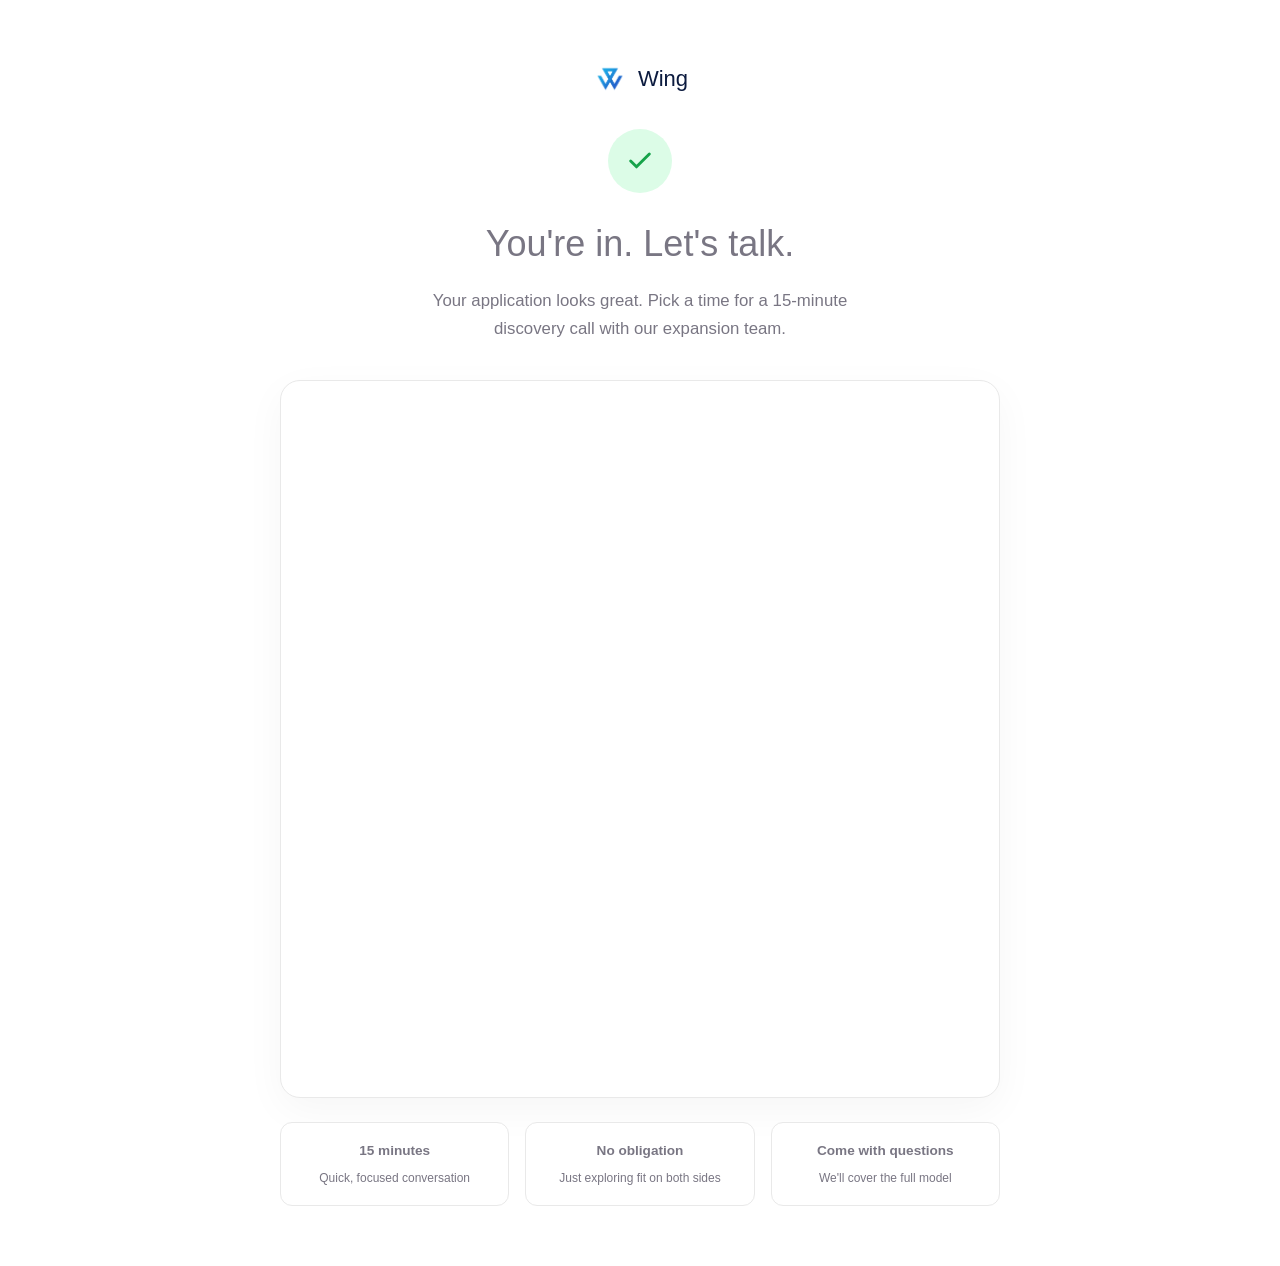
<file: book.html>
<!DOCTYPE html>
<html lang="en">
<head>
  <!-- Google Tag Manager -->
  <script>(function(w,d,s,l,i){w[l]=w[l]||[];w[l].push({'gtm.start':
  new Date().getTime(),event:'gtm.js'});var f=d.getElementsByTagName(s)[0],
  j=d.createElement(s),dl=l!='dataLayer'?'&l='+l:'';j.async=true;j.src=
  'https://www.googletagmanager.com/gtm.js?id='+i+dl;f.parentNode.insertBefore(j,f);
  })(window,document,'script','dataLayer','GTM-TL2CXT36');</script>
  <!-- End Google Tag Manager -->
  <meta charset="UTF-8">
  <meta name="viewport" content="width=device-width, initial-scale=1.0">
  <title>Book Your Discovery Call — Wing Assistant</title>
  <meta name="description" content="Book a 15-minute discovery call with the Wing expansion team.">
  <link rel="preconnect" href="https://fonts.googleapis.com">
  <link rel="preconnect" href="https://fonts.gstatic.com" crossorigin>
  <link href="https://fonts.googleapis.com/css2?family=Manrope:wght@300;400;500;600;700;800&family=DM+Sans:wght@300;400;500;600;700&display=swap" rel="stylesheet">
  <link rel="icon" type="image/webp" href="logo.webp">
  <link rel="stylesheet" href="styles.css">
</head>
<body>

  <!-- ═══ BOOK A CALL ═══ -->
  <section class="embed-page">
    <div class="embed-wrapper">
      <div class="embed-header fade-in">
        <a href="index.html" class="logo" style="justify-content:center; margin-bottom:32px;">
          <img src="logo.webp" alt="Wing" class="logo-img">
          Wing
        </a>
        <div class="check-circle" style="margin-bottom:20px;">
          <svg viewBox="0 0 24 24" fill="none" stroke="currentColor" stroke-width="2.5" stroke-linecap="round" stroke-linejoin="round"><polyline points="20 6 9 17 4 12"/></svg>
        </div>
        <h1>You're in. Let's talk.</h1>
        <p>Your application looks great. Pick a time for a 15-minute discovery call with our expansion team.</p>
      </div>

      <div class="embed-container fade-in">
        <!-- Central inline embed code begins -->
        <div id="central-inline-16b3e1b4-36e0-47d5-90ad-9c1c32ada4aa" style="width:100%;min-height:700px;"></div>
        <script>
          window.CalendarInlineConfig = {
            event: "16b3e1b4-36e0-47d5-90ad-9c1c32ada4aa",
            hideTitle: true,
            hideDescription: true
          };
        </script>
        <script src="https://meet.trycentral.com/calendar-inline-loader.js" async></script>
        <!-- Central inline embed code ends -->
      </div>

      <div class="embed-benefits fade-in">
        <div class="embed-benefit">
          <strong>15 minutes</strong>
          <span>Quick, focused conversation</span>
        </div>
        <div class="embed-benefit">
          <strong>No obligation</strong>
          <span>Just exploring fit on both sides</span>
        </div>
        <div class="embed-benefit">
          <strong>Come with questions</strong>
          <span>We'll cover the full model</span>
        </div>
      </div>
    </div>
  </section>

  <script src="main.js"></script>
</body>
</html>
</file>
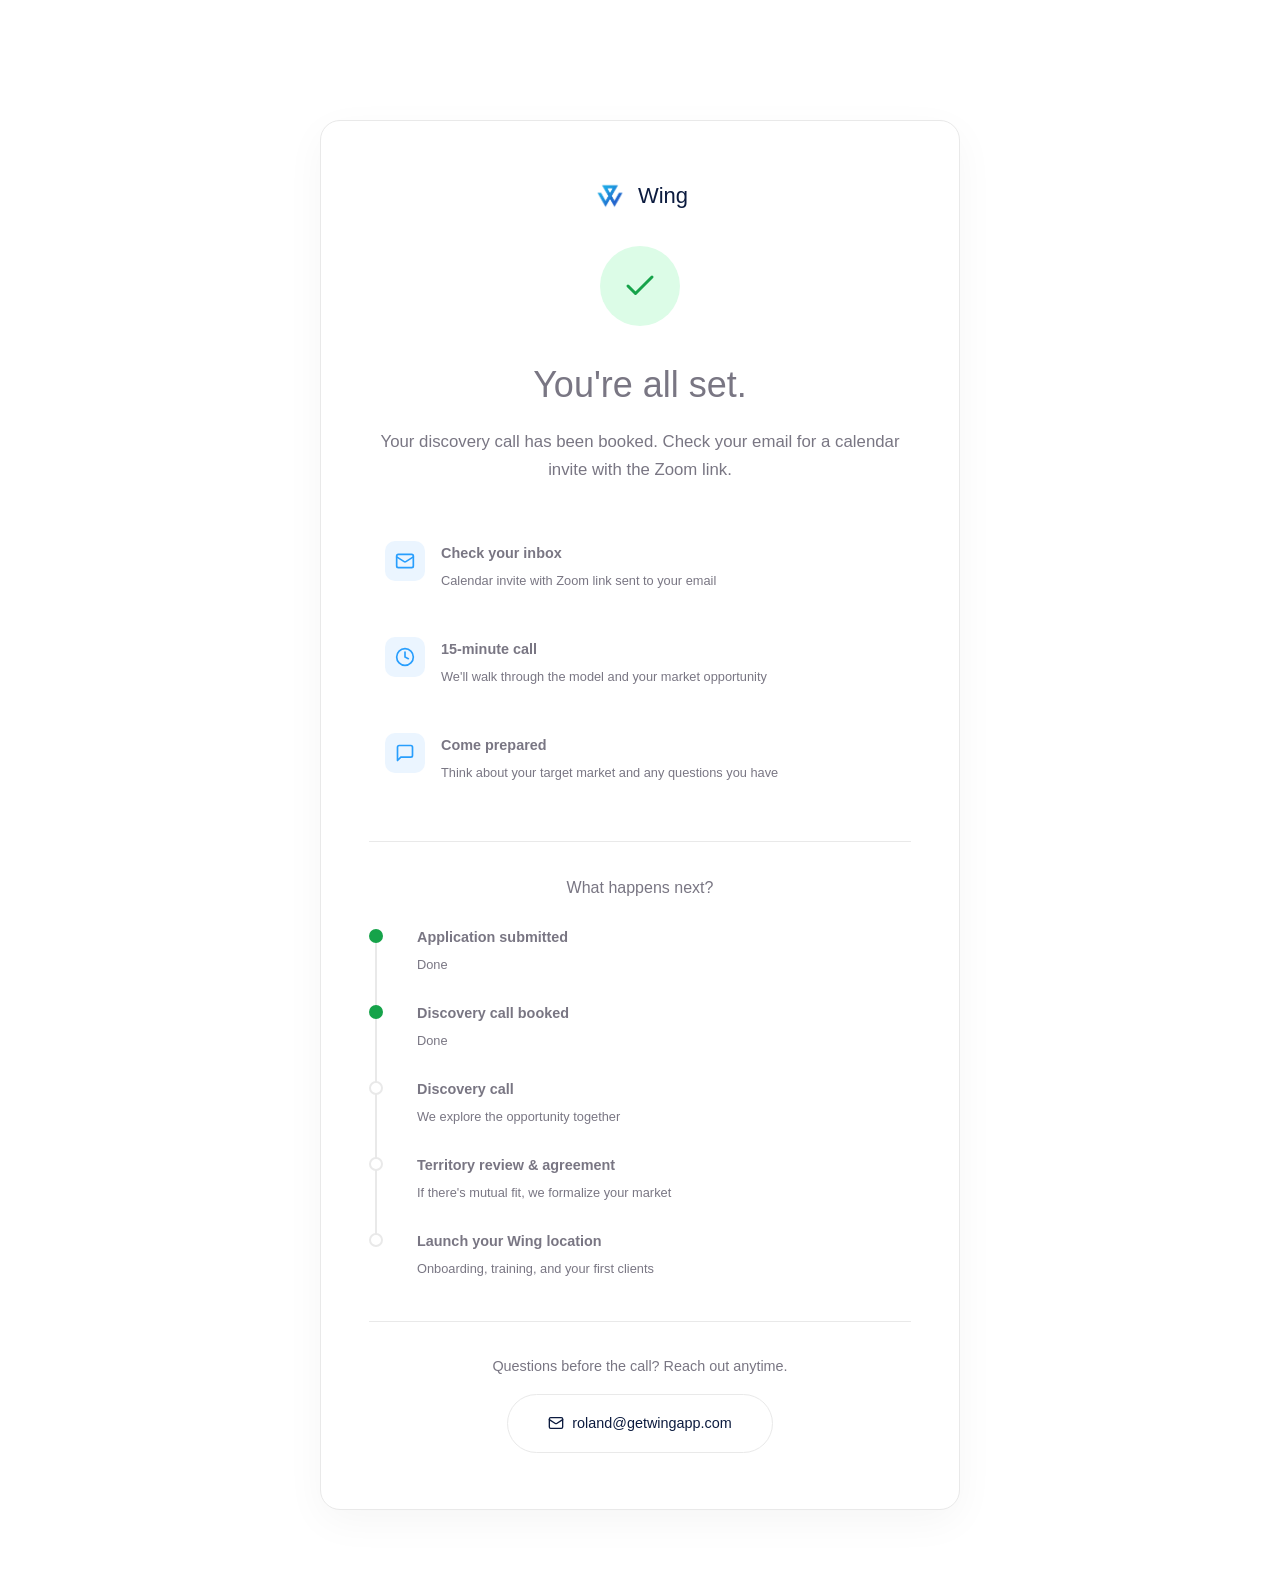
<file: confirmation.html>
<!DOCTYPE html>
<html lang="en">
<head>
  <!-- Google Tag Manager -->
  <script>(function(w,d,s,l,i){w[l]=w[l]||[];w[l].push({'gtm.start':
  new Date().getTime(),event:'gtm.js'});var f=d.getElementsByTagName(s)[0],
  j=d.createElement(s),dl=l!='dataLayer'?'&l='+l:'';j.async=true;j.src=
  'https://www.googletagmanager.com/gtm.js?id='+i+dl;f.parentNode.insertBefore(j,f);
  })(window,document,'script','dataLayer','GTM-TL2CXT36');</script>
  <!-- End Google Tag Manager -->
  <meta charset="UTF-8">
  <meta name="viewport" content="width=device-width, initial-scale=1.0">
  <title>You're Confirmed — Wing Assistant</title>
  <meta name="description" content="Your discovery call is confirmed. We'll see you soon.">
  <link rel="preconnect" href="https://fonts.googleapis.com">
  <link rel="preconnect" href="https://fonts.gstatic.com" crossorigin>
  <link href="https://fonts.googleapis.com/css2?family=Manrope:wght@300;400;500;600;700;800&family=DM+Sans:wght@300;400;500;600;700&display=swap" rel="stylesheet">
  <link rel="icon" type="image/webp" href="logo.webp">
  <link rel="stylesheet" href="styles.css">
</head>
<body>

  <!-- ═══ CONFIRMATION ═══ -->
  <section class="confirm-page">
    <div class="confirm-wrapper">
      <div class="confirm-card fade-in">
        <a href="index.html" class="logo" style="justify-content:center; margin-bottom:32px;">
          <img src="logo.webp" alt="Wing" class="logo-img">
          Wing
        </a>

        <div class="confirm-icon">
          <svg viewBox="0 0 24 24" fill="none" stroke="currentColor" stroke-width="2" stroke-linecap="round" stroke-linejoin="round"><polyline points="20 6 9 17 4 12"/></svg>
        </div>
        <h1>You're all set.</h1>
        <p class="confirm-sub">Your discovery call has been booked. Check your email for a calendar invite with the Zoom link.</p>

        <div class="confirm-details">
          <div class="confirm-detail-item">
            <div class="confirm-detail-icon">
              <svg width="20" height="20" viewBox="0 0 24 24" fill="none" stroke="currentColor" stroke-width="2" stroke-linecap="round" stroke-linejoin="round"><rect x="2" y="4" width="20" height="16" rx="2"/><path d="M22 7L13.03 12.7a1.94 1.94 0 01-2.06 0L2 7"/></svg>
            </div>
            <div>
              <strong>Check your inbox</strong>
              <span>Calendar invite with Zoom link sent to your email</span>
            </div>
          </div>
          <div class="confirm-detail-item">
            <div class="confirm-detail-icon">
              <svg width="20" height="20" viewBox="0 0 24 24" fill="none" stroke="currentColor" stroke-width="2" stroke-linecap="round" stroke-linejoin="round"><circle cx="12" cy="12" r="10"/><polyline points="12 6 12 12 16 14"/></svg>
            </div>
            <div>
              <strong>15-minute call</strong>
              <span>We'll walk through the model and your market opportunity</span>
            </div>
          </div>
          <div class="confirm-detail-item">
            <div class="confirm-detail-icon">
              <svg width="20" height="20" viewBox="0 0 24 24" fill="none" stroke="currentColor" stroke-width="2" stroke-linecap="round" stroke-linejoin="round"><path d="M21 15a2 2 0 01-2 2H7l-4 4V5a2 2 0 012-2h14a2 2 0 012 2z"/></svg>
            </div>
            <div>
              <strong>Come prepared</strong>
              <span>Think about your target market and any questions you have</span>
            </div>
          </div>
        </div>

        <div class="confirm-next">
          <h3>What happens next?</h3>
          <div class="confirm-timeline">
            <div class="timeline-item">
              <div class="timeline-dot done"></div>
              <div class="timeline-content">
                <strong>Application submitted</strong>
                <span>Done</span>
              </div>
            </div>
            <div class="timeline-item">
              <div class="timeline-dot done"></div>
              <div class="timeline-content">
                <strong>Discovery call booked</strong>
                <span>Done</span>
              </div>
            </div>
            <div class="timeline-item">
              <div class="timeline-dot upcoming"></div>
              <div class="timeline-content">
                <strong>Discovery call</strong>
                <span>We explore the opportunity together</span>
              </div>
            </div>
            <div class="timeline-item">
              <div class="timeline-dot upcoming"></div>
              <div class="timeline-content">
                <strong>Territory review &amp; agreement</strong>
                <span>If there's mutual fit, we formalize your market</span>
              </div>
            </div>
            <div class="timeline-item">
              <div class="timeline-dot upcoming"></div>
              <div class="timeline-content">
                <strong>Launch your Wing location</strong>
                <span>Onboarding, training, and your first clients</span>
              </div>
            </div>
          </div>
        </div>

        <div class="confirm-contact">
          <p>Questions before the call? Reach out anytime.</p>
          <a href="mailto:roland@getwingapp.com" class="btn-secondary">
            <svg width="16" height="16" viewBox="0 0 24 24" fill="none" stroke="currentColor" stroke-width="2" stroke-linecap="round" stroke-linejoin="round"><rect x="2" y="4" width="20" height="16" rx="2"/><path d="M22 7L13.03 12.7a1.94 1.94 0 01-2.06 0L2 7"/></svg>
            roland@getwingapp.com
          </a>
        </div>
      </div>
    </div>
  </section>

  <script src="main.js"></script>
</body>
</html>
</file>
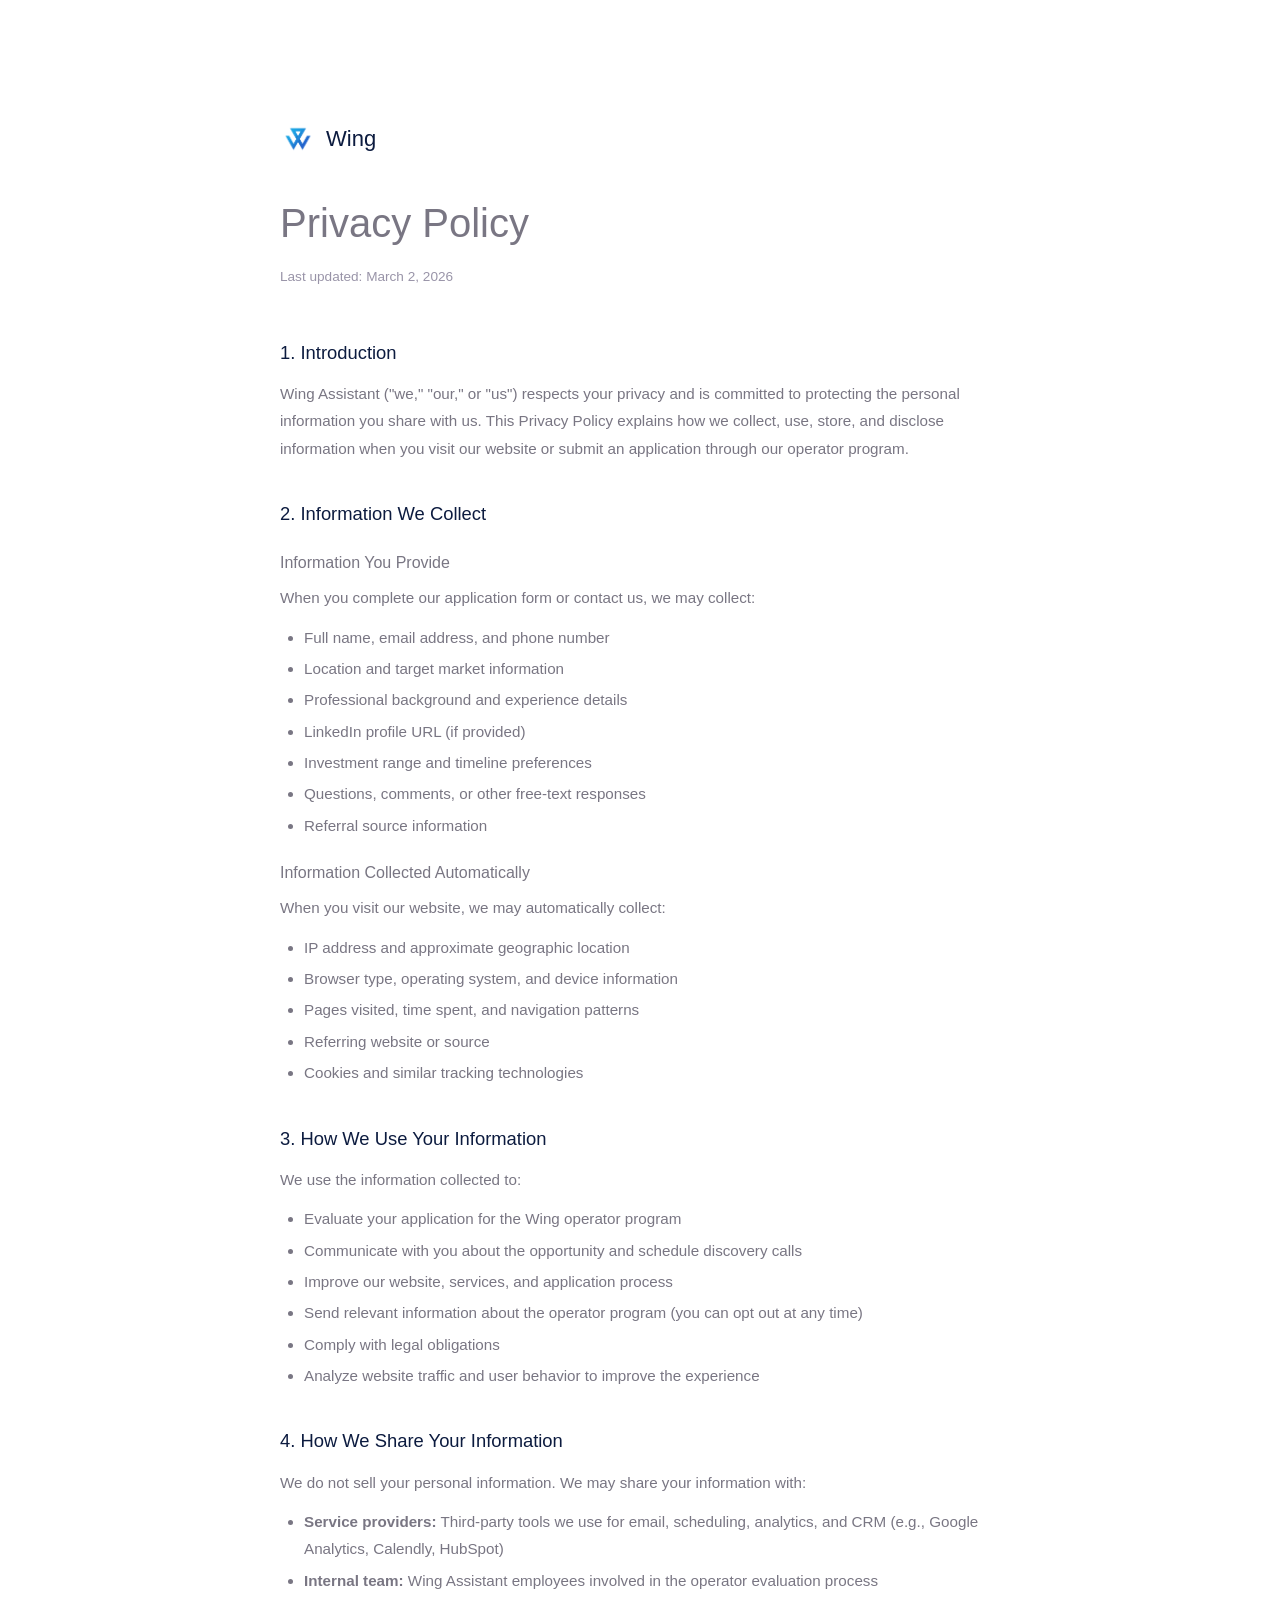
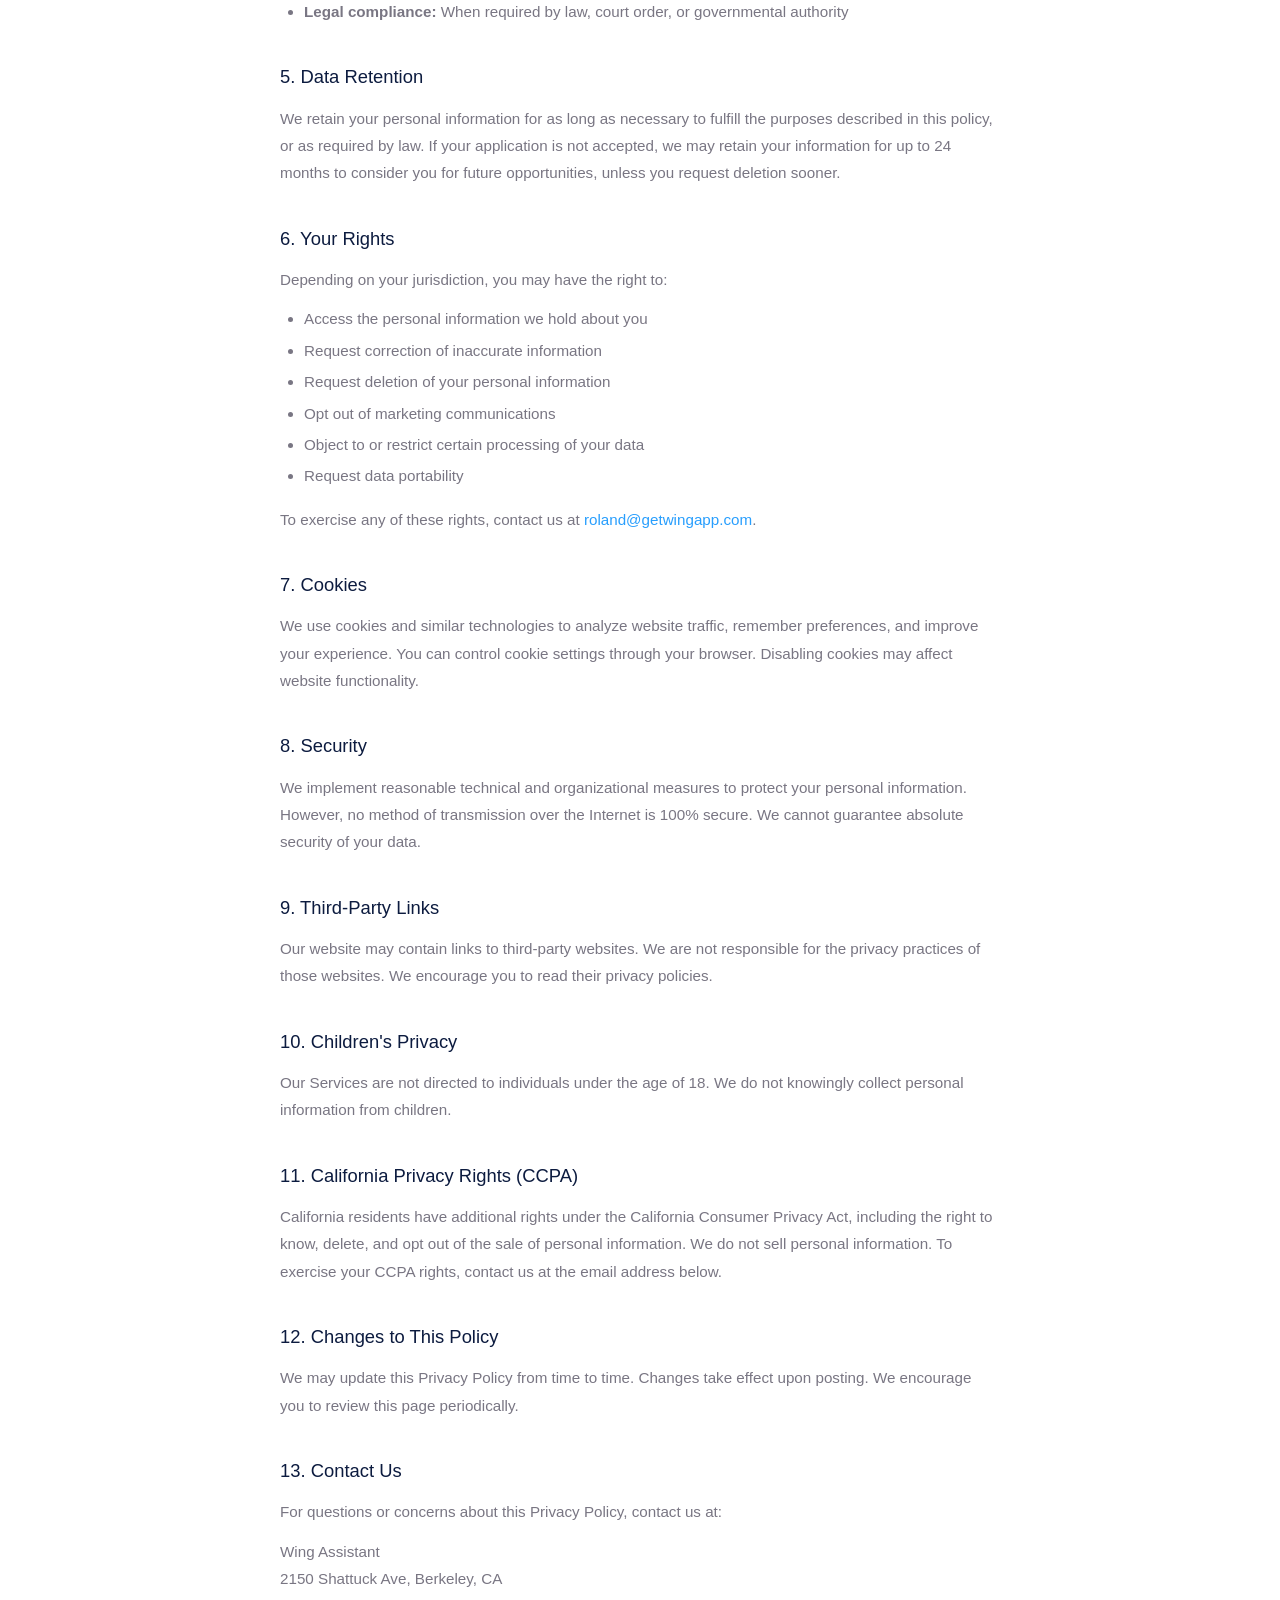
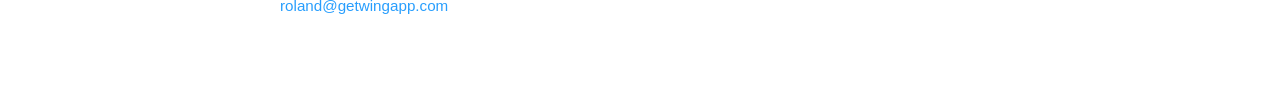
<file: privacy.html>
<!DOCTYPE html>
<html lang="en">
<head>
  <!-- Google Tag Manager -->
  <script>(function(w,d,s,l,i){w[l]=w[l]||[];w[l].push({'gtm.start':
  new Date().getTime(),event:'gtm.js'});var f=d.getElementsByTagName(s)[0],
  j=d.createElement(s),dl=l!='dataLayer'?'&l='+l:'';j.async=true;j.src=
  'https://www.googletagmanager.com/gtm.js?id='+i+dl;f.parentNode.insertBefore(j,f);
  })(window,document,'script','dataLayer','GTM-TL2CXT36');</script>
  <!-- End Google Tag Manager -->
  <meta charset="UTF-8">
  <meta name="viewport" content="width=device-width, initial-scale=1.0">
  <title>Privacy Policy — Wing Assistant</title>
  <link rel="preconnect" href="https://fonts.googleapis.com">
  <link rel="preconnect" href="https://fonts.gstatic.com" crossorigin>
  <link href="https://fonts.googleapis.com/css2?family=Manrope:wght@300;400;500;600;700;800&family=DM+Sans:wght@300;400;500;600;700&display=swap" rel="stylesheet">
  <link rel="icon" type="image/webp" href="logo.webp">
  <link rel="stylesheet" href="styles.css">
</head>
<body>

  <section class="legal-page">
    <div class="legal-wrapper">
      <a href="index.html" class="logo" style="margin-bottom:32px;">
        <img src="logo.webp" alt="Wing" class="logo-img">
        Wing
      </a>
      <h1>Privacy Policy</h1>
      <p class="legal-updated">Last updated: March 2, 2026</p>

      <div class="legal-content">
        <h2>1. Introduction</h2>
        <p>Wing Assistant ("we," "our," or "us") respects your privacy and is committed to protecting the personal information you share with us. This Privacy Policy explains how we collect, use, store, and disclose information when you visit our website or submit an application through our operator program.</p>

        <h2>2. Information We Collect</h2>
        <h3>Information You Provide</h3>
        <p>When you complete our application form or contact us, we may collect:</p>
        <ul>
          <li>Full name, email address, and phone number</li>
          <li>Location and target market information</li>
          <li>Professional background and experience details</li>
          <li>LinkedIn profile URL (if provided)</li>
          <li>Investment range and timeline preferences</li>
          <li>Questions, comments, or other free-text responses</li>
          <li>Referral source information</li>
        </ul>

        <h3>Information Collected Automatically</h3>
        <p>When you visit our website, we may automatically collect:</p>
        <ul>
          <li>IP address and approximate geographic location</li>
          <li>Browser type, operating system, and device information</li>
          <li>Pages visited, time spent, and navigation patterns</li>
          <li>Referring website or source</li>
          <li>Cookies and similar tracking technologies</li>
        </ul>

        <h2>3. How We Use Your Information</h2>
        <p>We use the information collected to:</p>
        <ul>
          <li>Evaluate your application for the Wing operator program</li>
          <li>Communicate with you about the opportunity and schedule discovery calls</li>
          <li>Improve our website, services, and application process</li>
          <li>Send relevant information about the operator program (you can opt out at any time)</li>
          <li>Comply with legal obligations</li>
          <li>Analyze website traffic and user behavior to improve the experience</li>
        </ul>

        <h2>4. How We Share Your Information</h2>
        <p>We do not sell your personal information. We may share your information with:</p>
        <ul>
          <li><strong>Service providers:</strong> Third-party tools we use for email, scheduling, analytics, and CRM (e.g., Google Analytics, Calendly, HubSpot)</li>
          <li><strong>Internal team:</strong> Wing Assistant employees involved in the operator evaluation process</li>
          <li><strong>Legal compliance:</strong> When required by law, court order, or governmental authority</li>
        </ul>

        <h2>5. Data Retention</h2>
        <p>We retain your personal information for as long as necessary to fulfill the purposes described in this policy, or as required by law. If your application is not accepted, we may retain your information for up to 24 months to consider you for future opportunities, unless you request deletion sooner.</p>

        <h2>6. Your Rights</h2>
        <p>Depending on your jurisdiction, you may have the right to:</p>
        <ul>
          <li>Access the personal information we hold about you</li>
          <li>Request correction of inaccurate information</li>
          <li>Request deletion of your personal information</li>
          <li>Opt out of marketing communications</li>
          <li>Object to or restrict certain processing of your data</li>
          <li>Request data portability</li>
        </ul>
        <p>To exercise any of these rights, contact us at <a href="mailto:roland@getwingapp.com">roland@getwingapp.com</a>.</p>

        <h2>7. Cookies</h2>
        <p>We use cookies and similar technologies to analyze website traffic, remember preferences, and improve your experience. You can control cookie settings through your browser. Disabling cookies may affect website functionality.</p>

        <h2>8. Security</h2>
        <p>We implement reasonable technical and organizational measures to protect your personal information. However, no method of transmission over the Internet is 100% secure. We cannot guarantee absolute security of your data.</p>

        <h2>9. Third-Party Links</h2>
        <p>Our website may contain links to third-party websites. We are not responsible for the privacy practices of those websites. We encourage you to read their privacy policies.</p>

        <h2>10. Children's Privacy</h2>
        <p>Our Services are not directed to individuals under the age of 18. We do not knowingly collect personal information from children.</p>

        <h2>11. California Privacy Rights (CCPA)</h2>
        <p>California residents have additional rights under the California Consumer Privacy Act, including the right to know, delete, and opt out of the sale of personal information. We do not sell personal information. To exercise your CCPA rights, contact us at the email address below.</p>

        <h2>12. Changes to This Policy</h2>
        <p>We may update this Privacy Policy from time to time. Changes take effect upon posting. We encourage you to review this page periodically.</p>

        <h2>13. Contact Us</h2>
        <p>For questions or concerns about this Privacy Policy, contact us at:</p>
        <p>
          Wing Assistant<br>
          2150 Shattuck Ave, Berkeley, CA<br>
          <a href="mailto:roland@getwingapp.com">roland@getwingapp.com</a>
        </p>
      </div>
    </div>
  </section>

  <script src="main.js"></script>
</body>
</html>
</file>
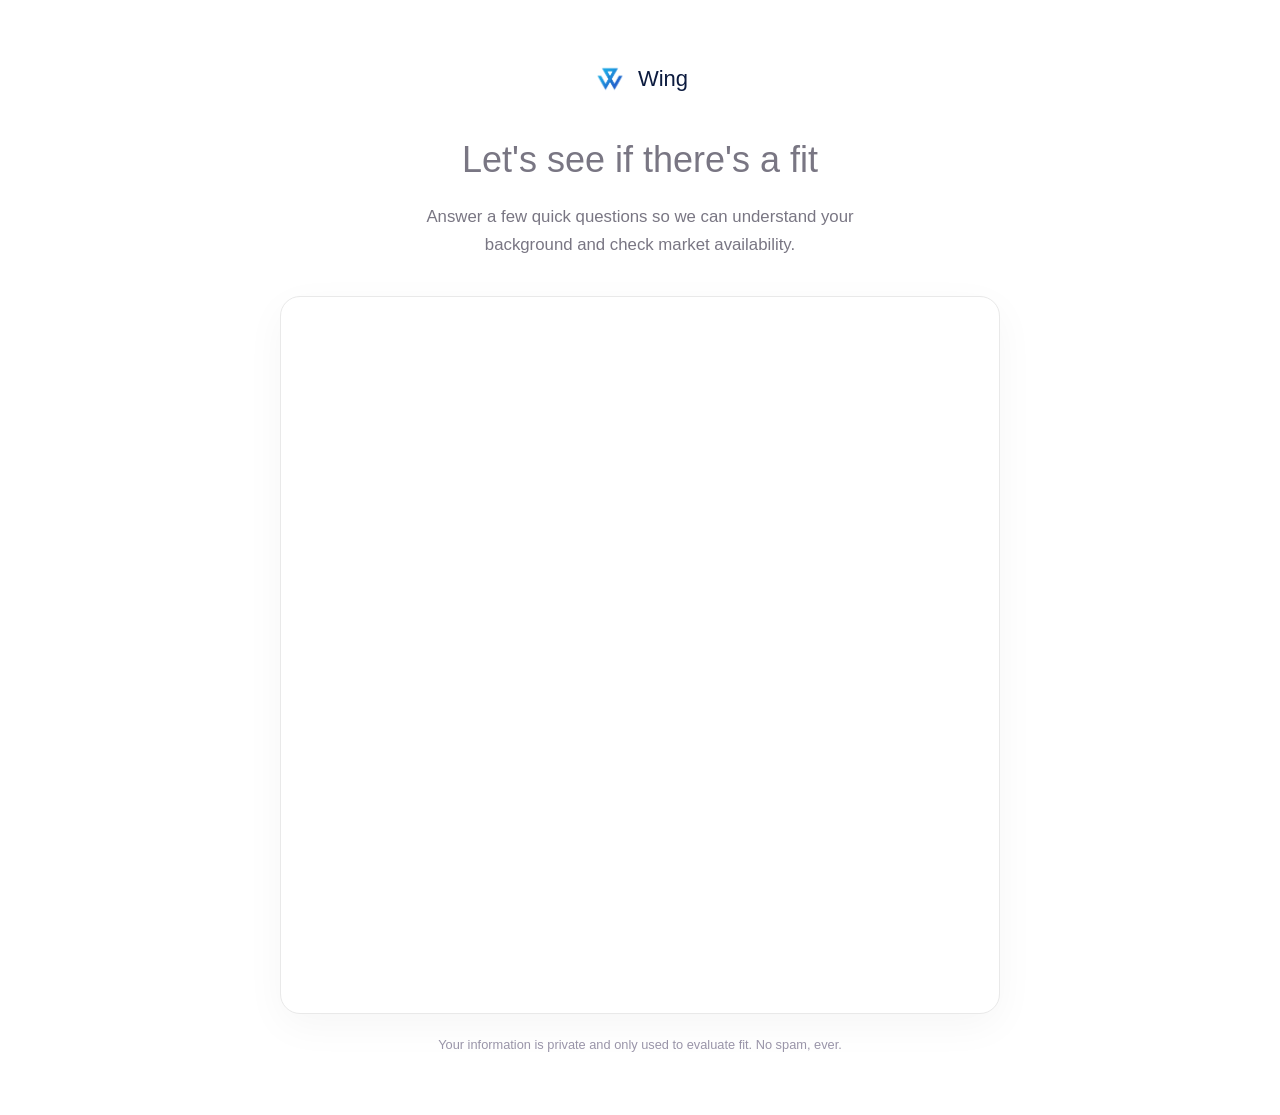
<file: qualify.html>
<!DOCTYPE html>
<html lang="en">
<head>
  <!-- Google Tag Manager -->
  <script>(function(w,d,s,l,i){w[l]=w[l]||[];w[l].push({'gtm.start':
  new Date().getTime(),event:'gtm.js'});var f=d.getElementsByTagName(s)[0],
  j=d.createElement(s),dl=l!='dataLayer'?'&l='+l:'';j.async=true;j.src=
  'https://www.googletagmanager.com/gtm.js?id='+i+dl;f.parentNode.insertBefore(j,f);
  })(window,document,'script','dataLayer','GTM-TL2CXT36');</script>
  <!-- End Google Tag Manager -->
  <meta charset="UTF-8">
  <meta name="viewport" content="width=device-width, initial-scale=1.0">
  <title>Apply — Wing Assistant Location Opportunity</title>
  <meta name="description" content="See if you qualify to open a Wing Assistant location in your market.">
  <link rel="preconnect" href="https://fonts.googleapis.com">
  <link rel="preconnect" href="https://fonts.gstatic.com" crossorigin>
  <link href="https://fonts.googleapis.com/css2?family=Manrope:wght@300;400;500;600;700;800&family=DM+Sans:wght@300;400;500;600;700&display=swap" rel="stylesheet">
  <link rel="icon" type="image/webp" href="logo.webp">
  <link rel="stylesheet" href="styles.css">
</head>
<body>

  <!-- ═══ QUALIFICATION PAGE ═══ -->
  <section class="embed-page">
    <div class="embed-wrapper">
      <div class="embed-header fade-in">
        <a href="index.html" class="logo" style="justify-content:center; margin-bottom:32px;">
          <img src="logo.webp" alt="Wing" class="logo-img">
          Wing
        </a>
        <h1>Let's see if there's a fit</h1>
        <p>Answer a few quick questions so we can understand your background and check market availability.</p>
      </div>

      <div class="embed-container fade-in">
        <!-- Central inline embed code begins -->
        <div id="central-inline-16b3e1b4-36e0-47d5-90ad-9c1c32ada4aa" style="width:100%;min-height:700px;"></div>
        <script>
          window.CalendarInlineConfig = {
            event: "16b3e1b4-36e0-47d5-90ad-9c1c32ada4aa",
            hideTitle: true,
            hideDescription: true
          };
        </script>
        <script src="https://meet.trycentral.com/calendar-inline-loader.js" async></script>
        <!-- Central inline embed code ends -->
      </div>

      <div class="embed-footer fade-in">
        Your information is private and only used to evaluate fit. No spam, ever.
      </div>
    </div>
  </section>

  <script src="main.js"></script>
</body>
</html>
</file>
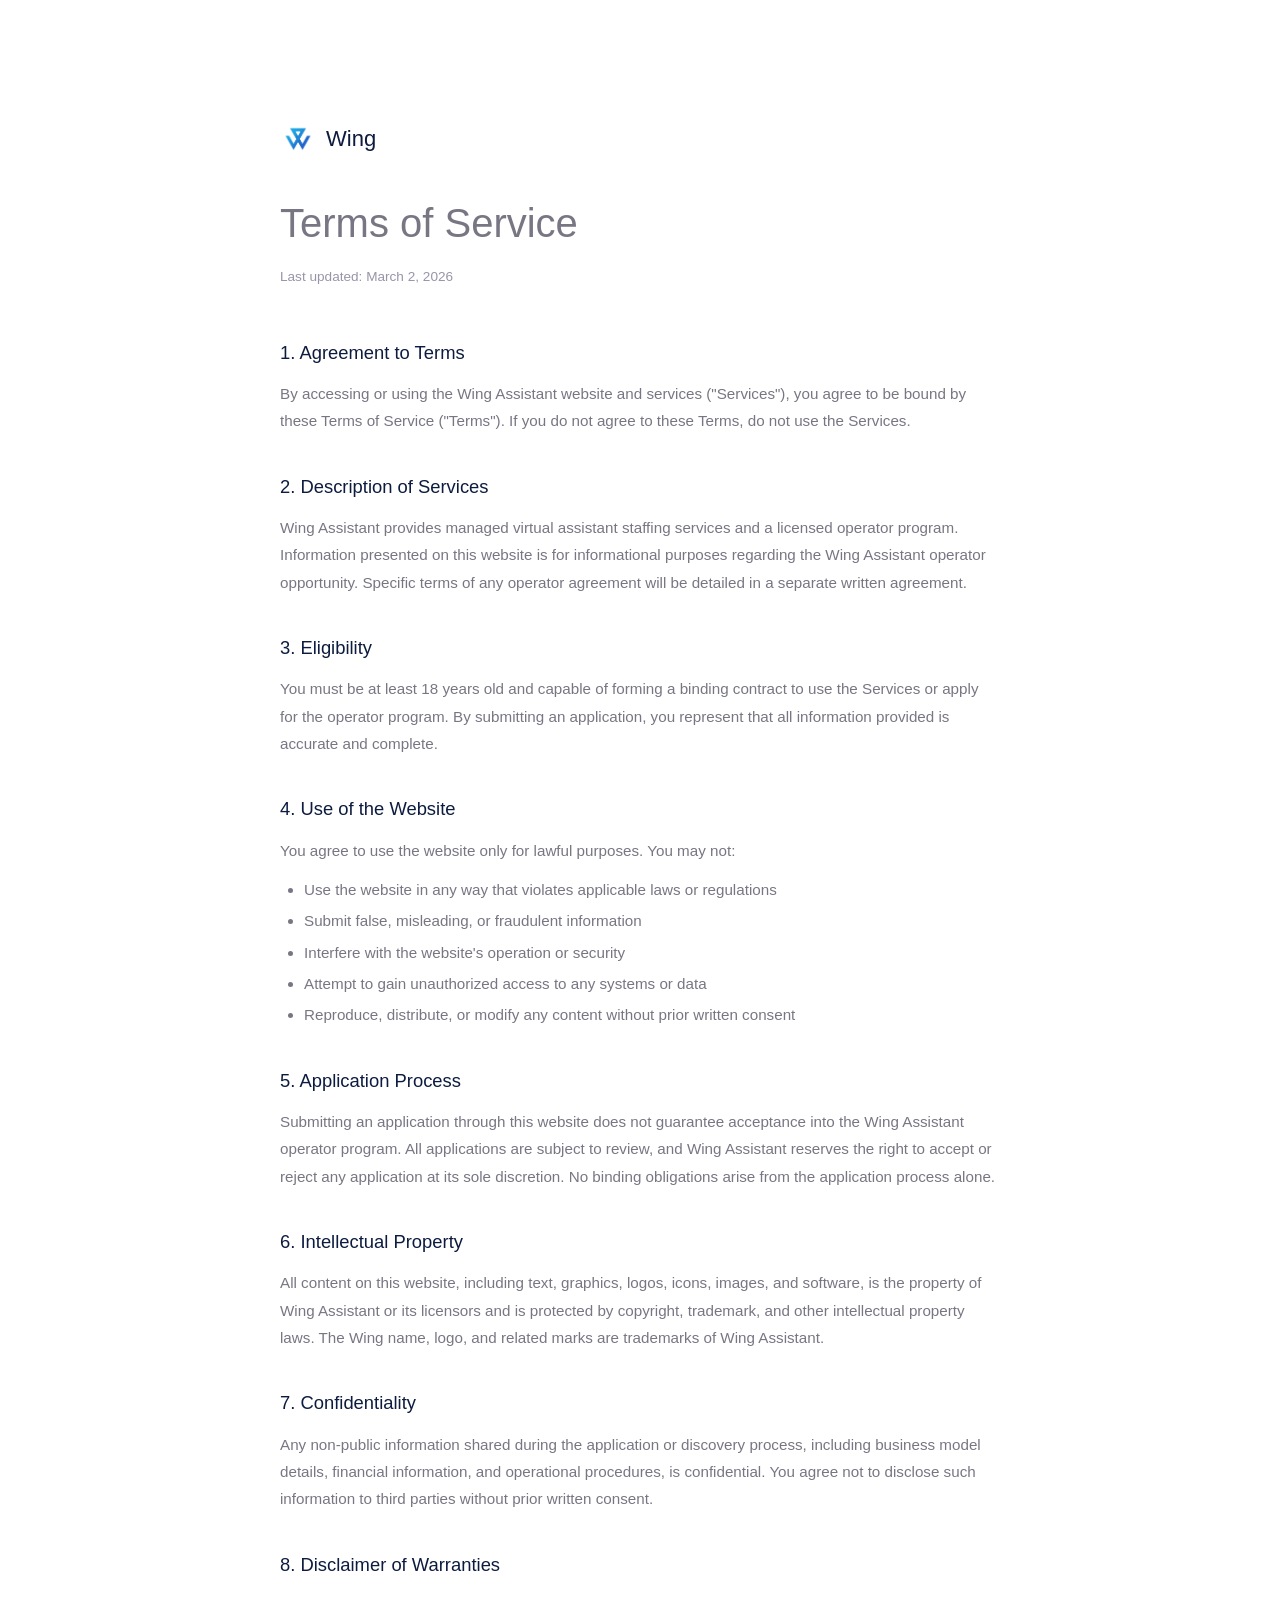
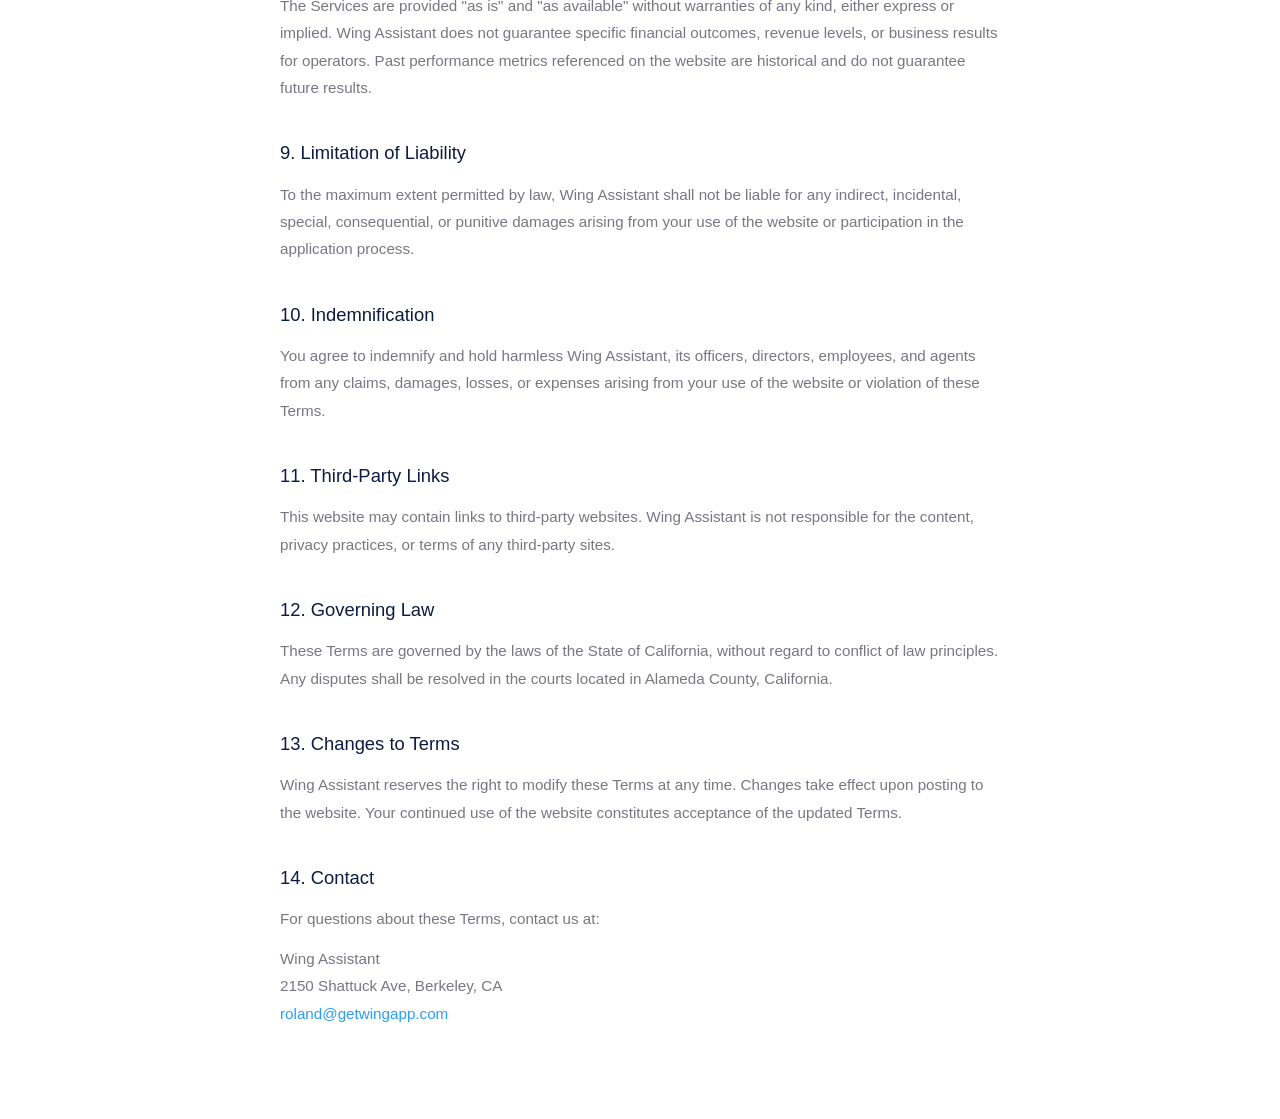
<file: terms.html>
<!DOCTYPE html>
<html lang="en">
<head>
  <!-- Google Tag Manager -->
  <script>(function(w,d,s,l,i){w[l]=w[l]||[];w[l].push({'gtm.start':
  new Date().getTime(),event:'gtm.js'});var f=d.getElementsByTagName(s)[0],
  j=d.createElement(s),dl=l!='dataLayer'?'&l='+l:'';j.async=true;j.src=
  'https://www.googletagmanager.com/gtm.js?id='+i+dl;f.parentNode.insertBefore(j,f);
  })(window,document,'script','dataLayer','GTM-TL2CXT36');</script>
  <!-- End Google Tag Manager -->
  <meta charset="UTF-8">
  <meta name="viewport" content="width=device-width, initial-scale=1.0">
  <title>Terms of Service — Wing Assistant</title>
  <link rel="preconnect" href="https://fonts.googleapis.com">
  <link rel="preconnect" href="https://fonts.gstatic.com" crossorigin>
  <link href="https://fonts.googleapis.com/css2?family=Manrope:wght@300;400;500;600;700;800&family=DM+Sans:wght@300;400;500;600;700&display=swap" rel="stylesheet">
  <link rel="icon" type="image/webp" href="logo.webp">
  <link rel="stylesheet" href="styles.css">
</head>
<body>

  <section class="legal-page">
    <div class="legal-wrapper">
      <a href="index.html" class="logo" style="margin-bottom:32px;">
        <img src="logo.webp" alt="Wing" class="logo-img">
        Wing
      </a>
      <h1>Terms of Service</h1>
      <p class="legal-updated">Last updated: March 2, 2026</p>

      <div class="legal-content">
        <h2>1. Agreement to Terms</h2>
        <p>By accessing or using the Wing Assistant website and services ("Services"), you agree to be bound by these Terms of Service ("Terms"). If you do not agree to these Terms, do not use the Services.</p>

        <h2>2. Description of Services</h2>
        <p>Wing Assistant provides managed virtual assistant staffing services and a licensed operator program. Information presented on this website is for informational purposes regarding the Wing Assistant operator opportunity. Specific terms of any operator agreement will be detailed in a separate written agreement.</p>

        <h2>3. Eligibility</h2>
        <p>You must be at least 18 years old and capable of forming a binding contract to use the Services or apply for the operator program. By submitting an application, you represent that all information provided is accurate and complete.</p>

        <h2>4. Use of the Website</h2>
        <p>You agree to use the website only for lawful purposes. You may not:</p>
        <ul>
          <li>Use the website in any way that violates applicable laws or regulations</li>
          <li>Submit false, misleading, or fraudulent information</li>
          <li>Interfere with the website's operation or security</li>
          <li>Attempt to gain unauthorized access to any systems or data</li>
          <li>Reproduce, distribute, or modify any content without prior written consent</li>
        </ul>

        <h2>5. Application Process</h2>
        <p>Submitting an application through this website does not guarantee acceptance into the Wing Assistant operator program. All applications are subject to review, and Wing Assistant reserves the right to accept or reject any application at its sole discretion. No binding obligations arise from the application process alone.</p>

        <h2>6. Intellectual Property</h2>
        <p>All content on this website, including text, graphics, logos, icons, images, and software, is the property of Wing Assistant or its licensors and is protected by copyright, trademark, and other intellectual property laws. The Wing name, logo, and related marks are trademarks of Wing Assistant.</p>

        <h2>7. Confidentiality</h2>
        <p>Any non-public information shared during the application or discovery process, including business model details, financial information, and operational procedures, is confidential. You agree not to disclose such information to third parties without prior written consent.</p>

        <h2>8. Disclaimer of Warranties</h2>
        <p>The Services are provided "as is" and "as available" without warranties of any kind, either express or implied. Wing Assistant does not guarantee specific financial outcomes, revenue levels, or business results for operators. Past performance metrics referenced on the website are historical and do not guarantee future results.</p>

        <h2>9. Limitation of Liability</h2>
        <p>To the maximum extent permitted by law, Wing Assistant shall not be liable for any indirect, incidental, special, consequential, or punitive damages arising from your use of the website or participation in the application process.</p>

        <h2>10. Indemnification</h2>
        <p>You agree to indemnify and hold harmless Wing Assistant, its officers, directors, employees, and agents from any claims, damages, losses, or expenses arising from your use of the website or violation of these Terms.</p>

        <h2>11. Third-Party Links</h2>
        <p>This website may contain links to third-party websites. Wing Assistant is not responsible for the content, privacy practices, or terms of any third-party sites.</p>

        <h2>12. Governing Law</h2>
        <p>These Terms are governed by the laws of the State of California, without regard to conflict of law principles. Any disputes shall be resolved in the courts located in Alameda County, California.</p>

        <h2>13. Changes to Terms</h2>
        <p>Wing Assistant reserves the right to modify these Terms at any time. Changes take effect upon posting to the website. Your continued use of the website constitutes acceptance of the updated Terms.</p>

        <h2>14. Contact</h2>
        <p>For questions about these Terms, contact us at:</p>
        <p>
          Wing Assistant<br>
          2150 Shattuck Ave, Berkeley, CA<br>
          <a href="mailto:roland@getwingapp.com">roland@getwingapp.com</a>
        </p>
      </div>
    </div>
  </section>

  <script src="main.js"></script>
</body>
</html>
</file>
<file: styles.css>
/* ═══════════════════════════════════════════════
   WING ASSISTANT — FRANCHISE FUNNEL STYLES
   ═══════════════════════════════════════════════ */

*, *::before, *::after { margin: 0; padding: 0; box-sizing: border-box; }

:root {
  --color-bg: #FFFFFF;
  --color-surface: #FFFFFF;
  --color-dark: #0C1B3F;
  --color-dark-muted: #151D2E;
  --color-text: #0C1B3F;
  --color-text-secondary: #797683;
  --color-text-light: #9994A8;
  --color-accent: #289EFD;
  --color-accent-hover: #1B92E1;
  --color-accent-light: #EBF5FF;
  --color-border: #E9E9E9;
  --color-green: #16A34A;
  --color-green-light: #DCFCE7;
  --color-amber: #F59E0B;
  --color-nav: #3C415B;
  --font-body: 'Poppins', -apple-system, BlinkMacSystemFont, sans-serif;
  --font-display: 'Poppins', -apple-system, BlinkMacSystemFont, sans-serif;
  --gradient-cta: linear-gradient(92deg, #26BFE5 0%, #289EFD 25%, #CC96FF 100%);
  --gradient-text: linear-gradient(90deg, #00D4FF 0%, #1B92E1 8%, #1B92E1 52%, #C927FF 83%);
  --max-width: 1200px;
  --section-padding: 140px 24px;
}

html { scroll-behavior: smooth; font-size: 16px; }
body {
  font-family: var(--font-body);
  font-weight: 300;
  font-size: 15px;
  color: var(--color-text-secondary);
  background: var(--color-bg);
  line-height: 1.7;
  -webkit-font-smoothing: antialiased;
  -moz-osx-font-smoothing: grayscale;
}

.container { max-width: var(--max-width); margin: 0 auto; }

/* ─── HEADER ─── */
.header {
  position: fixed;
  top: 0;
  left: 0;
  right: 0;
  z-index: 100;
  padding: 0 24px;
  transition: all 0.3s ease;
}
.header.scrolled {
  background: rgba(255,255,255,0.92);
  backdrop-filter: blur(20px);
  border-bottom: 1px solid var(--color-border);
}
.header-inner {
  max-width: var(--max-width);
  margin: 0 auto;
  display: flex;
  align-items: center;
  justify-content: space-between;
  height: 72px;
}
.logo {
  font-family: var(--font-display);
  font-weight: 400;
  font-size: 1.375rem;
  color: var(--color-dark);
  text-decoration: none;
  display: flex;
  align-items: center;
  gap: 10px;
}
.logo-img {
  width: 36px;
  height: 36px;
  object-fit: contain;
}
.nav { display: flex; align-items: center; gap: 36px; }
.nav a {
  font-size: 1rem;
  font-weight: 400;
  color: var(--color-nav);
  text-decoration: none;
  transition: color 0.2s;
}
.nav a:hover { color: var(--color-dark); }
.header-actions { display: flex; align-items: center; gap: 16px; }

/* ─── SIGN IN & CTA RED ─── */
.sign-in-link {
  font-size: 0.95rem;
  font-weight: 400;
  color: #E8453C;
  text-decoration: none;
  transition: opacity 0.2s;
}
.sign-in-link:hover { opacity: 0.75; }
.btn-cta-red {
  display: inline-flex;
  align-items: center;
  gap: 8px;
  font-size: 0.9rem;
  font-weight: 500;
  color: #fff;
  background: var(--gradient-cta);
  border: none;
  border-radius: 50px;
  padding: 12px 28px;
  cursor: pointer;
  text-decoration: none;
  font-family: var(--font-body);
  transition: all 0.2s;
}
.btn-cta-red:hover {
  transform: translateY(-2px);
  box-shadow: 0 8px 24px rgba(40,158,253,0.35);
}

/* ─── BUTTONS ─── */
.btn-primary {
  display: inline-flex;
  align-items: center;
  gap: 8px;
  font-size: 0.9rem;
  font-weight: 500;
  color: #fff;
  background: var(--gradient-cta);
  border: none;
  border-radius: 50px;
  padding: 16px 40px;
  cursor: pointer;
  text-decoration: none;
  font-family: var(--font-body);
  transition: all 0.2s;
}
.btn-primary:hover {
  transform: translateY(-2px);
  box-shadow: 0 8px 24px rgba(40,158,253,0.35);
}
.btn-secondary {
  display: inline-flex;
  align-items: center;
  gap: 8px;
  font-size: 0.9rem;
  font-weight: 400;
  color: var(--color-dark);
  background: transparent;
  border: 1.5px solid var(--color-border);
  border-radius: 50px;
  padding: 16px 40px;
  cursor: pointer;
  text-decoration: none;
  font-family: var(--font-body);
  transition: all 0.2s;
}
.btn-secondary:hover {
  border-color: var(--color-accent);
  color: var(--color-accent);
  transform: translateY(-1px);
}
.btn-large { padding: 18px 40px; font-size: 1.05rem; border-radius: 14px; letter-spacing: -0.01em; }
.btn-full { width: 100%; justify-content: center; }

/* ─── MOBILE NAV ─── */
.mobile-toggle {
  display: none;
  background: none;
  border: none;
  cursor: pointer;
  padding: 8px;
}
.mobile-toggle span {
  display: block;
  width: 24px;
  height: 2px;
  background: var(--color-text);
  margin: 5px 0;
  transition: 0.3s;
}

/* ─── HERO ─── */
.hero {
  padding: 180px 24px 100px;
  position: relative;
  overflow: hidden;
  text-align: center;
  min-height: 100vh;
  display: flex;
  align-items: center;
  background: linear-gradient(180deg, #f8faff 0%, #ffffff 60%);
}
.hero::before {
  content: '';
  position: absolute;
  top: -20%; left: 50%;
  transform: translateX(-50%);
  width: 1000px; height: 1000px;
  background: radial-gradient(circle, rgba(40,158,253,0.07) 0%, rgba(139,92,246,0.04) 40%, transparent 70%);
  pointer-events: none;
}
/* Ambient glow orbs — visible and alive */
.hero-glow {
  position: absolute;
  border-radius: 50%;
  pointer-events: none;
  z-index: 0;
}
.hero-glow-1 {
  width: 600px; height: 600px;
  top: 5%; left: 50%;
  transform: translateX(-50%);
  background: radial-gradient(circle, rgba(40,158,253,0.12) 0%, transparent 60%);
  filter: blur(60px);
  animation: glow-drift 8s ease-in-out infinite;
}
.hero-glow-2 {
  width: 400px; height: 400px;
  top: 20%; left: 10%;
  background: radial-gradient(circle, rgba(139,92,246,0.10) 0%, transparent 60%);
  filter: blur(50px);
  animation: glow-drift 10s ease-in-out infinite reverse;
}
.hero-glow-3 {
  width: 350px; height: 350px;
  top: 15%; right: 5%;
  background: radial-gradient(circle, rgba(38,191,229,0.10) 0%, transparent 60%);
  filter: blur(50px);
  animation: glow-drift 12s ease-in-out infinite;
}
@keyframes glow-drift {
  0%, 100% { transform: translateY(0) scale(1); opacity: 1; }
  50% { transform: translateY(-30px) scale(1.1); opacity: 0.8; }
}
.hero .container {
  position: relative;
  z-index: 2;
}
.hero-center {
  max-width: 760px;
  margin: 0 auto;
}
.hero-label {
  display: inline-block;
  font-size: 0.75rem;
  font-weight: 400;
  color: var(--color-accent);
  margin-bottom: 28px;
  letter-spacing: 0.1em;
  text-transform: uppercase;
  background: rgba(40,158,253,0.08);
  padding: 8px 20px;
  border-radius: 100px;
  border: 1px solid rgba(40,158,253,0.12);
}
.hero h1 {
  font-family: var(--font-display);
  font-size: 4.5rem;
  font-weight: 600;
  line-height: 1.08;
  letter-spacing: -0.035em;
  color: var(--color-dark);
  margin-bottom: 24px;
}
.hero h1 em {
  font-style: normal;
  background: linear-gradient(135deg, #00D4FF 0%, #289EFD 40%, #8B5CF6 100%);
  -webkit-background-clip: text;
  -webkit-text-fill-color: transparent;
  background-clip: text;
}
.hero-sub {
  font-size: 1.1rem;
  font-weight: 300;
  line-height: 1.7;
  color: var(--color-text-secondary);
  max-width: 540px;
  margin: 0 auto 40px;
}
.hero-ctas {
  display: flex;
  gap: 16px;
  justify-content: center;
  margin-bottom: 36px;
}

/* Social proof avatars */
.hero-social-proof {
  display: flex;
  align-items: center;
  justify-content: center;
  gap: 12px;
  margin-bottom: 24px;
}
.hero-avatars {
  display: flex;
}
.hero-avatars img {
  width: 36px; height: 36px;
  border-radius: 50%;
  border: 3px solid #fff;
  box-shadow: 0 2px 8px rgba(0,0,0,0.08);
  margin-left: -8px;
  object-fit: cover;
}
.hero-avatars img:first-child { margin-left: 0; }
.hero-social-text {
  font-size: 0.85rem;
  color: var(--color-text-secondary);
}
.hero-social-text strong {
  color: var(--color-dark);
  font-weight: 400;
}

/* Hero Trust Proof */
.hero-trust-proof {
  display: flex;
  justify-content: center;
}
.trust-proof-row {
  display: flex;
  align-items: center;
  gap: 10px;
  flex-wrap: wrap;
  justify-content: center;
}
.trust-stars {
  display: flex;
  align-items: center;
  gap: 2px;
}
.trust-rating {
  font-size: 0.8rem;
  font-weight: 400;
  color: var(--color-dark);
}
.trust-platform-icons {
  display: flex;
  align-items: center;
  gap: 6px;
}
.trust-platform-icons img {
  width: 20px; height: 20px;
  object-fit: contain;
  border-radius: 50%;
}

/* Floating UI cards */
/* Hero showcase image */
.hero-showcase {
  margin-top: 60px;
  position: relative;
  max-width: 900px;
  margin-left: auto;
  margin-right: auto;
}
.hero-showcase-img {
  width: 100%;
  height: auto;
  border-radius: 16px;
  box-shadow: 0 32px 80px rgba(0,0,0,0.12), 0 0 0 1px rgba(0,0,0,0.04);
}

/* Floating glassmorphic cards */
.hero-float {
  position: absolute;
  background: rgba(255,255,255,0.75);
  backdrop-filter: blur(24px);
  -webkit-backdrop-filter: blur(24px);
  border: 1px solid rgba(255,255,255,0.5);
  border-radius: 16px;
  padding: 14px 22px;
  display: flex;
  align-items: center;
  gap: 12px;
  box-shadow: 0 8px 40px rgba(0,0,0,0.08), 0 0 0 1px rgba(255,255,255,0.4) inset;
  z-index: 1;
  animation: hero-float-bob 6s ease-in-out infinite;
  font-size: 0.85rem;
  color: var(--color-text);
  white-space: nowrap;
  transition: transform 0.3s, box-shadow 0.3s;
}
.hero-float:hover {
  transform: translateY(-4px) scale(1.03);
  box-shadow: 0 16px 48px rgba(0,0,0,0.12);
}
.hf-icon {
  width: 36px; height: 36px; border-radius: 10px;
  display: flex; align-items: center; justify-content: center;
  flex-shrink: 0;
  box-shadow: 0 4px 12px rgba(0,0,0,0.1);
}
.hf-green { background: linear-gradient(135deg, #16A34A, #22C55E); }
.hf-blue { background: linear-gradient(135deg, #2563EB, #3B82F6); }
.hf-purple { background: linear-gradient(135deg, #7C3AED, #8B5CF6); }
.hf-amber { background: linear-gradient(135deg, #D97706, #F59E0B); }
.hf-metric {
  font-family: var(--font-display);
  font-size: 1.8rem;
  font-weight: 400;
  background: linear-gradient(135deg, #289EFD, #8B5CF6);
  -webkit-background-clip: text;
  -webkit-text-fill-color: transparent;
  line-height: 1;
}

/* Positions — spread wide, clear of center content */
.hf-1 { top: 18%; left: 3%; animation-delay: 0s; }
.hf-2 { top: 28%; right: 2%; animation-delay: -1.2s; animation-duration: 6.5s; }
.hf-3 { bottom: 32%; left: 5%; animation-delay: -2.5s; animation-duration: 7s; }
.hf-4 { bottom: 20%; right: 4%; animation-delay: -3.5s; animation-duration: 5.5s; }
.hf-5 { top: 42%; right: 10%; animation-delay: -0.8s; animation-duration: 5s; }
.hf-6 { top: 45%; left: 2%; animation-delay: -2s; animation-duration: 6s; }

@keyframes hero-float-bob {
  0%, 100% { transform: translateY(0) rotate(0deg); }
  33% { transform: translateY(-12px) rotate(0.5deg); }
  66% { transform: translateY(-6px) rotate(-0.3deg); }
}

/* Hero Card */
.hero-card {
  background: var(--color-dark);
  border-radius: 20px;
  padding: 32px;
  box-shadow: 0 24px 80px rgba(0,0,0,0.15);
  position: relative;
  color: #fff;
}
.hero-card-label {
  font-size: 0.75rem;
  font-weight: 400;
  letter-spacing: 0.08em;
  text-transform: uppercase;
  color: rgba(255,255,255,0.4);
  margin-bottom: 24px;
}
.hero-card-metrics {
  display: grid;
  grid-template-columns: repeat(3, 1fr);
  gap: 16px;
  margin-bottom: 28px;
}
.metric-item {
  background: rgba(255,255,255,0.06);
  border-radius: 12px;
  padding: 16px;
  text-align: center;
}
.metric-value {
  font-size: 1.75rem;
  font-weight: 400;
  letter-spacing: -0.02em;
}
.metric-value.green { color: #4ADE80; }
.metric-value.blue { color: #60A5FA; }
.metric-value.amber { color: #FBBF24; }
.metric-label {
  font-size: 0.7rem;
  color: rgba(255,255,255,0.45);
  margin-top: 4px;
}
.hero-card-chart { margin-bottom: 8px; }
.chart-label {
  font-size: 0.75rem;
  color: rgba(255,255,255,0.4);
  margin-bottom: 16px;
}
.chart-bars {
  display: flex;
  align-items: flex-end;
  gap: 8px;
  height: 100px;
}
.chart-bar {
  flex: 1;
  background: rgba(96,165,250,0.2);
  border-radius: 6px 6px 0 0;
  position: relative;
  transition: all 0.3s;
}
.chart-bar.active { background: #60A5FA; }
.chart-bar span {
  position: absolute;
  bottom: -20px;
  left: 50%;
  transform: translateX(-50%);
  font-size: 0.6rem;
  color: rgba(255,255,255,0.3);
}
.hero-card-float {
  position: absolute;
  bottom: -20px;
  right: -16px;
  background: var(--color-surface);
  border: 1px solid var(--color-border);
  border-radius: 14px;
  padding: 14px 18px;
  box-shadow: 0 12px 40px rgba(0,0,0,0.1);
  display: flex;
  align-items: center;
  gap: 10px;
  color: var(--color-text);
}
.float-icon {
  width: 36px;
  height: 36px;
  border-radius: 10px;
  background: var(--color-green-light);
  display: flex;
  align-items: center;
  justify-content: center;
}
.float-icon svg { width: 18px; height: 18px; color: var(--color-green); }
.float-text { font-size: 0.8rem; }
.float-text strong { display: block; font-size: 0.9rem; color: var(--color-green); }

/* ─── TRUST BAR ─── */
.trust-bar {
  padding: 60px 24px;
  border-top: 1px solid var(--color-border);
  border-bottom: 1px solid var(--color-border);
}
.trust-bar p {
  text-align: center;
  font-size: 0.8rem;
  font-weight: 400;
  letter-spacing: 0.1em;
  text-transform: uppercase;
  color: var(--color-text-light);
  margin-bottom: 32px;
}
/* Scrolling Ticker */
.ticker-wrapper {
  overflow: hidden;
  width: 100%;
  mask-image: linear-gradient(to right, transparent, black 10%, black 90%, transparent);
  -webkit-mask-image: linear-gradient(to right, transparent, black 10%, black 90%, transparent);
}
.ticker-track {
  display: flex;
  align-items: center;
  gap: 56px;
  animation: ticker-scroll 30s linear infinite;
  width: max-content;
}
@keyframes ticker-scroll {
  0% { transform: translateX(0); }
  100% { transform: translateX(-50%); }
}
.ticker-img {
  height: 32px;
  width: auto;
  object-fit: contain;
  opacity: 0.55;
  transition: opacity 0.3s;
  flex-shrink: 0;
}
.ticker-img:hover { opacity: 1; }

.trust-logos {
  display: flex;
  align-items: center;
  justify-content: center;
  gap: 40px;
  flex-wrap: wrap;
}
.trust-logos img {
  height: 32px;
  width: auto;
  object-fit: contain;
  transition: all 0.3s;
}
.trust-logos img:hover {
  transform: scale(1.05);
}
.review-bar { border-top: none; }
.review-bar .trust-logos img { height: 28px; }

/* ─── SECTION HEADERS ─── */
.section-header {
  text-align: center;
  max-width: 640px;
  margin: 0 auto 72px;
}
.section-label {
  display: inline-block;
  font-size: 0.75rem;
  font-weight: 400;
  letter-spacing: 0.12em;
  text-transform: uppercase;
  color: var(--color-accent);
  margin-bottom: 16px;
}
.section-header h2 {
  font-family: var(--font-display);
  font-size: 2.75rem;
  font-weight: 400;
  line-height: 1.2;
  letter-spacing: -0.02em;
  color: var(--color-dark);
  margin-bottom: 16px;
}
.section-header p {
  font-size: 1.1rem;
  color: var(--color-text-secondary);
  line-height: 1.7;
}
.section-cta {
  text-align: center;
  margin-top: 48px;
}
.section-cta-sub {
  font-size: 0.85rem;
  color: var(--color-text-light);
  margin-top: 12px;
}

/* ─── OPPORTUNITY GRID ─── */
.opportunity { padding: var(--section-padding); }
.opp-grid {
  display: grid;
  grid-template-columns: repeat(2, 1fr);
  gap: 24px;
}
.opp-card {
  padding: 40px;
  border-radius: 20px;
  background: var(--color-surface);
  border: 1px solid var(--color-border);
  transition: all 0.3s;
}
.opp-card:hover {
  border-color: var(--color-accent);
  box-shadow: 0 8px 40px rgba(37,99,235,0.06);
  transform: translateY(-4px);
}
.opp-icon {
  width: 48px;
  height: 48px;
  border-radius: 14px;
  background: var(--color-accent-light);
  display: flex;
  align-items: center;
  justify-content: center;
  margin-bottom: 20px;
}
.opp-icon svg { width: 22px; height: 22px; color: var(--color-accent); }
.opp-card h3 { font-family: var(--font-display); font-size: 1.15rem; font-weight: 400; margin-bottom: 10px; color: var(--color-dark); }
.opp-card p { font-size: 0.95rem; color: var(--color-text-secondary); line-height: 1.7; }

/* ─── MODEL SPLIT ─── */
.model {
  padding: var(--section-padding);
  background: var(--color-dark);
  color: #fff;
  position: relative;
  overflow: hidden;
}
.model::before {
  content: '';
  position: absolute;
  top: 0; left: 0; right: 0; bottom: 0;
  background:
    radial-gradient(ellipse 80% 60% at 20% 80%, rgba(37,99,235,0.1), transparent),
    radial-gradient(ellipse 60% 40% at 80% 20%, rgba(99,102,241,0.06), transparent);
  pointer-events: none;
}
.model .section-header h2 { color: #fff; font-weight: 400; }
.model .section-header p { color: rgba(255,255,255,0.6); }
.model .section-label { color: #26BFE5; }
.model-split {
  display: grid;
  grid-template-columns: 1fr 1fr;
  gap: 32px;
  position: relative;
  z-index: 1;
}
.model-col {
  padding: 40px;
  border-radius: 20px;
  background: rgba(255,255,255,0.04);
  border: 1px solid rgba(255,255,255,0.08);
}
.model-col-header {
  display: flex;
  align-items: center;
  gap: 10px;
  font-size: 1.1rem;
  font-weight: 400;
  margin-bottom: 28px;
  padding-bottom: 20px;
  border-bottom: 1px solid rgba(255,255,255,0.1);
}
.model-col-header.wing-side { color: #26BFE5; }
.model-col-header.wing-side svg { color: #26BFE5; }
.model-col-header.you-side { color: #CC96FF; }
.model-col-header.you-side svg { color: #CC96FF; }
.model-list { list-style: none; }
.model-list li {
  display: flex;
  align-items: flex-start;
  gap: 12px;
  padding: 10px 0;
  font-size: 0.95rem;
  color: rgba(255,255,255,0.75);
}
.model-list li svg { flex-shrink: 0; margin-top: 2px; }

/* ─── STEPS ─── */
.steps-section { padding: var(--section-padding); }
.steps-grid {
  display: grid;
  grid-template-columns: repeat(3, 1fr);
  gap: 32px;
}
.step-card {
  text-align: center;
  padding: 48px 32px;
  border-radius: 20px;
  background: var(--color-surface);
  border: 1px solid var(--color-border);
  transition: all 0.3s;
}
.step-card:hover {
  border-color: var(--color-accent);
  box-shadow: 0 8px 40px rgba(37,99,235,0.08);
  transform: translateY(-4px);
}
.step-number {
  width: 56px;
  height: 56px;
  border-radius: 50%;
  background: var(--gradient-cta);
  color: #fff;
  display: inline-flex;
  align-items: center;
  justify-content: center;
  font-family: var(--font-display);
  font-size: 1.25rem;
  font-weight: 400;
  margin-bottom: 24px;
}
.step-card h3 { font-family: var(--font-display); font-size: 1.2rem; font-weight: 400; margin-bottom: 12px; color: var(--color-dark); }
.step-card p { font-size: 0.95rem; color: var(--color-text-secondary); line-height: 1.7; }

/* ─── SOCIAL PROOF ─── */
.social-proof { padding: var(--section-padding); background: var(--color-bg); }
.stats-row {
  display: grid;
  grid-template-columns: repeat(4, 1fr);
  gap: 32px;
  margin-bottom: 80px;
}
.stat-item { text-align: center; }
.stat-number {
  font-family: var(--font-display);
  font-size: 3rem;
  font-weight: 400;
  color: var(--color-dark);
  letter-spacing: -0.03em;
  line-height: 1;
  margin-bottom: 8px;
}
.stat-label { font-size: 0.9rem; color: var(--color-text-secondary); }
.testimonials-grid {
  display: grid;
  grid-template-columns: repeat(3, 1fr);
  gap: 24px;
  margin-bottom: 48px;
}
.testimonial-card {
  padding: 32px;
  border-radius: 16px;
  background: var(--color-surface);
  border: 1px solid var(--color-border);
  display: flex;
  flex-direction: column;
  justify-content: space-between;
}
.testimonial-card blockquote {
  font-size: 0.95rem;
  line-height: 1.75;
  color: var(--color-text);
  margin-bottom: 24px;
}
.testimonial-author {
  margin-top: auto;
}
.testimonial-name {
  font-weight: 400;
  font-size: 1rem;
  color: var(--color-dark);
}
.testimonial-company {
  font-size: 0.85rem;
  color: var(--color-text-light);
  margin-top: 2px;
}

/* Case Studies Bar */
.case-studies-bar {
  display: grid;
  grid-template-columns: repeat(3, 1fr);
  gap: 24px;
}
.case-study-item {
  padding: 24px;
  border-radius: 14px;
  background: var(--color-surface);
  border: 1px solid var(--color-border);
  text-align: center;
}
.case-study-item strong {
  display: block;
  font-size: 0.95rem;
  margin-bottom: 4px;
}
.case-study-item span {
  font-size: 0.85rem;
  color: var(--color-green);
  font-weight: 400;
}

/* ─── FAQ ─── */
.faq { padding: var(--section-padding); }
.faq-list { max-width: 720px; margin: 0 auto; }
.faq-item { border-bottom: 1px solid var(--color-border); }
.faq-question {
  display: flex;
  align-items: center;
  justify-content: space-between;
  width: 100%;
  padding: 28px 0;
  background: none;
  border: none;
  cursor: pointer;
  font-size: 1.1rem;
  font-weight: 400;
  color: var(--color-dark);
  text-align: left;
  font-family: var(--font-display);
}
.faq-question:hover { color: var(--color-accent); }
.faq-icon {
  width: 28px;
  height: 28px;
  border-radius: 8px;
  background: var(--color-bg);
  display: flex;
  align-items: center;
  justify-content: center;
  flex-shrink: 0;
  transition: transform 0.3s;
}
.faq-item.active .faq-icon { transform: rotate(45deg); }
.faq-answer { max-height: 0; overflow: hidden; transition: max-height 0.3s ease; }
.faq-answer-inner {
  padding-bottom: 24px;
  font-size: 0.95rem;
  color: var(--color-text-secondary);
  line-height: 1.8;
}

/* ─── FINAL CTA ─── */
.final-cta {
  padding: var(--section-padding);
  background: var(--color-dark);
  text-align: center;
  position: relative;
  overflow: hidden;
}
.final-cta::before {
  content: '';
  position: absolute;
  top: -50%;
  left: 50%;
  transform: translateX(-50%);
  width: 1000px;
  height: 1000px;
  background: radial-gradient(circle, rgba(37,99,235,0.15) 0%, transparent 60%);
  pointer-events: none;
}
.final-cta .container { position: relative; z-index: 1; }
.final-cta h2 {
  font-family: var(--font-display);
  font-size: 3.5rem;
  font-weight: 400;
  letter-spacing: -0.03em;
  color: #fff;
  margin-bottom: 16px;
}
.final-cta p {
  font-size: 1.15rem;
  color: rgba(255,255,255,0.6);
  margin-bottom: 40px;
  max-width: 520px;
  margin-left: auto;
  margin-right: auto;
}
.final-cta .btn-primary {
  background: #fff;
  color: var(--color-dark);
  font-weight: 400;
}
.final-cta .btn-primary:hover {
  background: #f0f0f0;
  box-shadow: 0 8px 24px rgba(255,255,255,0.2);
}
.final-cta-trust {
  margin-top: 32px;
  font-size: 0.85rem;
  color: rgba(255,255,255,0.4);
}

/* ─── FOOTER ─── */
.footer {
  padding: 80px 24px 40px;
  border-top: 1px solid var(--color-border);
}
.footer-grid {
  display: grid;
  grid-template-columns: 2fr 1fr 1fr;
  gap: 48px;
  margin-bottom: 64px;
}
.footer-brand p {
  font-size: 0.9rem;
  color: var(--color-text-secondary);
  line-height: 1.7;
  margin-top: 16px;
  max-width: 280px;
}
.footer-socials {
  display: flex;
  gap: 12px;
  margin-top: 20px;
}
.footer-socials a {
  width: 36px;
  height: 36px;
  border-radius: 10px;
  background: var(--color-bg);
  display: flex;
  align-items: center;
  justify-content: center;
  color: var(--color-text-secondary);
  text-decoration: none;
  transition: all 0.2s;
}
.footer-socials a:hover { background: var(--color-accent); color: #fff; }
.footer-col h4 {
  font-size: 0.8rem;
  font-weight: 400;
  letter-spacing: 0.1em;
  text-transform: uppercase;
  color: var(--color-text-light);
  margin-bottom: 20px;
}
.footer-col a {
  display: block;
  font-size: 0.9rem;
  color: var(--color-text-secondary);
  text-decoration: none;
  padding: 6px 0;
  transition: color 0.2s;
}
.footer-col a:hover { color: var(--color-text); }
.footer-bottom {
  padding-top: 32px;
  border-top: 1px solid var(--color-border);
  display: flex;
  align-items: center;
  justify-content: space-between;
}
.footer-bottom p { font-size: 0.8rem; color: var(--color-text-light); }
.footer-bottom-links { display: flex; gap: 24px; }
.footer-bottom-links a {
  font-size: 0.8rem;
  color: var(--color-text-light);
  text-decoration: none;
}
.footer-bottom-links a:hover { color: var(--color-text); }

/* ─── QUALIFY PAGE ─── */
.qualify-page {
  min-height: 100vh;
  display: flex;
  align-items: center;
  justify-content: center;
  padding: 120px 24px 80px;
  position: relative;
}
.qualify-page::before {
  content: '';
  position: absolute;
  top: -100px;
  right: -200px;
  width: 600px;
  height: 600px;
  background: radial-gradient(circle, rgba(37,99,235,0.05) 0%, transparent 70%);
  pointer-events: none;
}
.qualify-wrapper {
  max-width: 640px;
  width: 100%;
  position: relative;
  z-index: 1;
}
.qualify-header {
  text-align: center;
  margin-bottom: 48px;
}
.qualify-header h1 {
  font-family: var(--font-display);
  font-size: 2.5rem;
  font-weight: 400;
  margin-bottom: 12px;
}
.qualify-header p {
  font-size: 1.05rem;
  color: var(--color-text-secondary);
  line-height: 1.7;
}
.qualify-progress {
  display: flex;
  gap: 8px;
  margin-bottom: 40px;
}
.qualify-progress .bar {
  flex: 1;
  height: 4px;
  border-radius: 4px;
  background: var(--color-border);
  transition: background 0.3s;
}
.qualify-progress .bar.active { background: var(--color-accent); }
.qualify-progress .bar.done { background: var(--color-green); }
.qualify-card {
  background: var(--color-surface);
  border: 1px solid var(--color-border);
  border-radius: 20px;
  padding: 48px;
  box-shadow: 0 12px 40px rgba(0,0,0,0.04);
}
.qualify-step { display: none; }
.qualify-step.active { display: block; }
.qualify-step h3 {
  font-size: 1.2rem;
  font-weight: 400;
  margin-bottom: 8px;
}
.qualify-step > p {
  font-size: 0.9rem;
  color: var(--color-text-secondary);
  margin-bottom: 28px;
}
.form-group { margin-bottom: 20px; }
.form-group label {
  display: block;
  font-size: 0.85rem;
  font-weight: 400;
  margin-bottom: 8px;
  color: var(--color-text);
}
.form-group input,
.form-group select,
.form-group textarea {
  width: 100%;
  padding: 14px 16px;
  border: 1.5px solid var(--color-border);
  border-radius: 10px;
  font-size: 0.95rem;
  font-family: var(--font-body);
  color: var(--color-text);
  background: var(--color-bg);
  transition: border-color 0.2s;
  outline: none;
}
.form-group input:focus,
.form-group select:focus,
.form-group textarea:focus {
  border-color: var(--color-accent);
  box-shadow: 0 0 0 3px rgba(37,99,235,0.1);
}
.form-group textarea { resize: vertical; min-height: 100px; }
.form-group select { cursor: pointer; }
.option-grid {
  display: grid;
  grid-template-columns: 1fr 1fr;
  gap: 12px;
}
.option-card {
  padding: 16px;
  border: 1.5px solid var(--color-border);
  border-radius: 12px;
  cursor: pointer;
  transition: all 0.2s;
  text-align: center;
  font-size: 0.9rem;
  font-weight: 400;
  background: var(--color-bg);
}
.option-card:hover { border-color: var(--color-accent); background: var(--color-accent-light); }
.option-card.selected {
  border-color: var(--color-accent);
  background: var(--color-accent-light);
  color: var(--color-accent);
  font-weight: 400;
}
.form-nav {
  display: flex;
  justify-content: space-between;
  margin-top: 32px;
}
.btn-back {
  background: none;
  border: none;
  font-size: 0.9rem;
  font-weight: 400;
  color: var(--color-text-secondary);
  cursor: pointer;
  padding: 12px 0;
  font-family: var(--font-body);
}
.btn-back:hover { color: var(--color-text); }
.qualify-trust {
  text-align: center;
  margin-top: 24px;
  font-size: 0.8rem;
  color: var(--color-text-light);
}

/* ─── BOOK PAGE ─── */
.book-page {
  min-height: 100vh;
  display: flex;
  align-items: center;
  justify-content: center;
  padding: 120px 24px 80px;
}
.book-wrapper {
  max-width: 800px;
  width: 100%;
  text-align: center;
}
.book-header {
  margin-bottom: 48px;
}
.book-header .check-circle {
  width: 72px;
  height: 72px;
  border-radius: 50%;
  background: var(--color-green-light);
  display: inline-flex;
  align-items: center;
  justify-content: center;
  margin-bottom: 24px;
}
.book-header .check-circle svg { width: 32px; height: 32px; color: var(--color-green); }
.book-header h1 {
  font-family: var(--font-display);
  font-size: 2.5rem;
  font-weight: 400;
  margin-bottom: 12px;
}
.book-header p {
  font-size: 1.05rem;
  color: var(--color-text-secondary);
  max-width: 500px;
  margin: 0 auto;
  line-height: 1.7;
}
.book-embed {
  background: var(--color-surface);
  border: 1px solid var(--color-border);
  border-radius: 20px;
  padding: 48px;
  box-shadow: 0 12px 40px rgba(0,0,0,0.04);
  margin-bottom: 32px;
}
.book-embed h2 {
  font-size: 1.3rem;
  font-weight: 400;
  margin-bottom: 8px;
}
.book-embed p {
  font-size: 0.95rem;
  color: var(--color-text-secondary);
  margin-bottom: 32px;
}
.calendar-placeholder {
  background: var(--color-bg);
  border: 2px dashed var(--color-border);
  border-radius: 14px;
  padding: 80px 40px;
  text-align: center;
  color: var(--color-text-light);
  font-size: 0.95rem;
}
.calendar-placeholder strong {
  display: block;
  color: var(--color-text);
  margin-bottom: 8px;
  font-size: 1rem;
}
.book-benefits {
  display: grid;
  grid-template-columns: repeat(3, 1fr);
  gap: 20px;
}
.book-benefit {
  padding: 20px;
  border-radius: 14px;
  background: var(--color-surface);
  border: 1px solid var(--color-border);
}
.book-benefit strong {
  display: block;
  font-size: 0.9rem;
  margin-bottom: 4px;
}
.book-benefit span {
  font-size: 0.8rem;
  color: var(--color-text-secondary);
}

/* ─── VIDEO TESTIMONIALS ─── */
.video-testimonials {
  margin-top: 64px;
}
.video-section-title {
  font-size: 1.3rem;
  font-weight: 400;
  text-align: center;
  margin-bottom: 32px;
}
.video-carousel {
  position: relative;
  overflow: hidden;
}
.video-track {
  display: flex;
  gap: 24px;
  overflow-x: auto;
  scroll-behavior: smooth;
  scrollbar-width: none;
  -ms-overflow-style: none;
  padding: 4px;
}
.video-track::-webkit-scrollbar { display: none; }
.video-item {
  flex: 0 0 calc(33.333% - 16px);
  min-width: 300px;
}
.video-embed {
  position: relative;
  padding-bottom: 56.25%;
  height: 0;
  border-radius: 14px;
  overflow: hidden;
  background: var(--color-dark);
  box-shadow: 0 4px 20px rgba(0,0,0,0.08);
}
.video-embed iframe,
.video-embed img {
  position: absolute;
  top: 0;
  left: 0;
  width: 100%;
  height: 100%;
  border: none;
  object-fit: cover;
}
.video-thumbnail { cursor: pointer; }
.video-thumbnail .play-btn {
  position: absolute;
  top: 50%;
  left: 50%;
  transform: translate(-50%, -50%);
  width: 68px;
  height: 48px;
  background: none;
  border: none;
  cursor: pointer;
  z-index: 2;
  opacity: 0.85;
  transition: opacity 0.2s, transform 0.2s;
}
.video-thumbnail:hover .play-btn {
  opacity: 1;
  transform: translate(-50%, -50%) scale(1.1);
}
.video-thumbnail .play-btn svg { width: 100%; height: 100%; }
.video-nav {
  position: absolute;
  top: 50%;
  transform: translateY(-50%);
  width: 44px;
  height: 44px;
  border-radius: 50%;
  background: var(--color-surface);
  border: 1px solid var(--color-border);
  display: flex;
  align-items: center;
  justify-content: center;
  cursor: pointer;
  z-index: 2;
  box-shadow: 0 4px 12px rgba(0,0,0,0.08);
  transition: all 0.2s;
}
.video-nav:hover {
  background: var(--color-accent);
  color: #fff;
  border-color: var(--color-accent);
}
.video-nav:hover svg { stroke: #fff; }
.video-nav-prev { left: 8px; }
.video-nav-next { right: 8px; }

/* ─── CONFIRMATION PAGE ─── */
.confirm-page {
  min-height: 100vh;
  display: flex;
  align-items: center;
  justify-content: center;
  padding: 120px 24px 80px;
}
.confirm-wrapper {
  max-width: 640px;
  width: 100%;
}
.confirm-card {
  background: var(--color-surface);
  border: 1px solid var(--color-border);
  border-radius: 20px;
  padding: 56px 48px;
  box-shadow: 0 12px 40px rgba(0,0,0,0.04);
  text-align: center;
}
.confirm-icon {
  width: 80px;
  height: 80px;
  border-radius: 50%;
  background: var(--color-green-light);
  display: inline-flex;
  align-items: center;
  justify-content: center;
  margin-bottom: 28px;
}
.confirm-icon svg { width: 36px; height: 36px; color: var(--color-green); }
.confirm-card h1 {
  font-family: var(--font-display);
  font-size: 2.25rem;
  font-weight: 400;
  margin-bottom: 12px;
}
.confirm-sub {
  font-size: 1.05rem;
  color: var(--color-text-secondary);
  line-height: 1.7;
  margin-bottom: 40px;
}
.confirm-details {
  text-align: left;
  margin-bottom: 40px;
}
.confirm-detail-item {
  display: flex;
  align-items: flex-start;
  gap: 16px;
  padding: 16px;
  border-radius: 12px;
  background: var(--color-bg);
  margin-bottom: 12px;
}
.confirm-detail-icon {
  width: 40px;
  height: 40px;
  border-radius: 10px;
  background: var(--color-accent-light);
  display: flex;
  align-items: center;
  justify-content: center;
  flex-shrink: 0;
}
.confirm-detail-icon svg { color: var(--color-accent); }
.confirm-detail-item strong {
  display: block;
  font-size: 0.9rem;
  margin-bottom: 2px;
}
.confirm-detail-item span {
  font-size: 0.8rem;
  color: var(--color-text-secondary);
}
.confirm-next {
  text-align: left;
  margin-bottom: 40px;
  padding-top: 32px;
  border-top: 1px solid var(--color-border);
}
.confirm-next h3 {
  font-size: 1rem;
  font-weight: 400;
  margin-bottom: 24px;
  text-align: center;
}
.confirm-timeline {
  position: relative;
  padding-left: 28px;
}
.timeline-item {
  position: relative;
  padding-bottom: 24px;
  padding-left: 20px;
}
.timeline-item:last-child { padding-bottom: 0; }
.timeline-item::before {
  content: '';
  position: absolute;
  left: -22px;
  top: 10px;
  bottom: -14px;
  width: 2px;
  background: var(--color-border);
}
.timeline-item:last-child::before { display: none; }
.timeline-dot {
  position: absolute;
  left: -28px;
  top: 4px;
  width: 14px;
  height: 14px;
  border-radius: 50%;
  border: 2px solid var(--color-border);
  background: var(--color-surface);
}
.timeline-dot.done {
  background: var(--color-green);
  border-color: var(--color-green);
}
.timeline-dot.upcoming {
  background: var(--color-surface);
  border-color: var(--color-border);
}
.timeline-content strong {
  display: block;
  font-size: 0.9rem;
  margin-bottom: 2px;
}
.timeline-content span {
  font-size: 0.8rem;
  color: var(--color-text-secondary);
}
.confirm-contact {
  text-align: center;
  padding-top: 32px;
  border-top: 1px solid var(--color-border);
}
.confirm-contact p {
  font-size: 0.9rem;
  color: var(--color-text-secondary);
  margin-bottom: 16px;
}

/* ─── EMBED PAGES (Qualify / Book) ─── */
.embed-page {
  min-height: 100vh;
  display: flex;
  align-items: center;
  justify-content: center;
  padding: 60px 24px;
}
.embed-wrapper {
  max-width: 720px;
  width: 100%;
}
.embed-header {
  text-align: center;
  margin-bottom: 36px;
}
.embed-header h1 {
  font-family: var(--font-display);
  font-size: 2.25rem;
  font-weight: 400;
  margin-bottom: 12px;
}
.embed-header p {
  font-size: 1.05rem;
  color: var(--color-text-secondary);
  line-height: 1.7;
  max-width: 480px;
  margin: 0 auto;
}
.embed-header .check-circle {
  width: 64px;
  height: 64px;
  border-radius: 50%;
  background: var(--color-green-light);
  display: inline-flex;
  align-items: center;
  justify-content: center;
}
.embed-header .check-circle svg { width: 28px; height: 28px; color: var(--color-green); }
.embed-container {
  background: var(--color-surface);
  border: 1px solid var(--color-border);
  border-radius: 20px;
  padding: 8px;
  box-shadow: 0 12px 40px rgba(0,0,0,0.04);
  min-height: 500px;
  display: flex;
  align-items: center;
  justify-content: center;
}
.embed-placeholder {
  text-align: center;
  padding: 80px 40px;
  color: var(--color-text-light);
}
.embed-placeholder strong {
  display: block;
  color: var(--color-text);
  font-size: 1rem;
  margin-bottom: 8px;
}
.embed-placeholder span {
  font-size: 0.9rem;
}
.embed-footer {
  text-align: center;
  margin-top: 20px;
  font-size: 0.8rem;
  color: var(--color-text-light);
}
.embed-benefits {
  display: grid;
  grid-template-columns: repeat(3, 1fr);
  gap: 16px;
  margin-top: 24px;
}
.embed-benefit {
  padding: 16px;
  border-radius: 12px;
  background: var(--color-surface);
  border: 1px solid var(--color-border);
  text-align: center;
}
.embed-benefit strong {
  display: block;
  font-size: 0.85rem;
  margin-bottom: 2px;
}
.embed-benefit span {
  font-size: 0.75rem;
  color: var(--color-text-secondary);
}

/* ─── LEGAL PAGES ─── */
.legal-page {
  padding: 120px 24px 80px;
}
.legal-wrapper {
  max-width: 720px;
  margin: 0 auto;
}
.legal-wrapper h1 {
  font-family: var(--font-display);
  font-size: 2.5rem;
  font-weight: 400;
  margin-bottom: 8px;
}
.legal-updated {
  font-size: 0.85rem;
  color: var(--color-text-light);
  margin-bottom: 48px;
}
.legal-content h2 {
  font-size: 1.15rem;
  font-weight: 400;
  margin-top: 36px;
  margin-bottom: 12px;
  color: var(--color-text);
}
.legal-content h3 {
  font-size: 1rem;
  font-weight: 400;
  margin-top: 20px;
  margin-bottom: 8px;
}
.legal-content p {
  font-size: 0.95rem;
  color: var(--color-text-secondary);
  line-height: 1.8;
  margin-bottom: 12px;
}
.legal-content ul {
  margin: 8px 0 16px 24px;
}
.legal-content li {
  font-size: 0.95rem;
  color: var(--color-text-secondary);
  line-height: 1.8;
  margin-bottom: 4px;
}
.legal-content a {
  color: var(--color-accent);
  text-decoration: none;
}
.legal-content a:hover { text-decoration: underline; }

/* ─── PROMO BAR ─── */
.promo-bar {
  background: linear-gradient(135deg, #0B1120 0%, #1E3A5F 50%, #2563EB 100%);
  color: #fff;
  text-align: center;
  padding: 10px 24px;
  font-size: 0.85rem;
  font-weight: 400;
}
.promo-bar a {
  color: #60A5FA;
  font-weight: 400;
  text-decoration: underline;
}
.promo-bar strong { font-weight: 400; }

/* ─── FOLLOW-THROUGH ─── */
.follow-through {
  background: #f8faff;
  color: var(--color-text);
  padding: var(--section-padding);
  position: relative;
}
.follow-through::before {
  display: none;
}
.ft-layout {
  display: grid;
  grid-template-columns: 1fr 2fr;
  gap: 48px;
  align-items: start;
  position: relative;
  z-index: 1;
}
.ft-heading h2 {
  font-family: var(--font-display);
  font-size: 2.5rem;
  font-weight: 400;
  line-height: 1.2;
  color: var(--color-dark);
}
.ft-cards {
  display: grid;
  grid-template-columns: 1fr 1fr;
  gap: 20px;
}
.ft-card {
  background: #fff;
  border: 1px solid rgba(0,0,0,0.06);
  border-radius: 16px;
  padding: 28px;
  transition: all 0.3s cubic-bezier(0.16, 1, 0.3, 1);
}
.ft-card:hover {
  transform: translateY(-4px);
  box-shadow: 0 16px 48px rgba(0,0,0,0.08);
}
.ft-card-icon { width: 40px; height: 40px; margin-bottom: 14px; }
.ft-card-icon svg { width: 24px; height: 24px; color: var(--color-accent); }
.ft-card p { font-size: 0.9rem; color: var(--color-text-secondary); line-height: 1.6; margin-bottom: 12px; }
.ft-tag {
  display: inline-block;
  font-size: 0.7rem;
  font-weight: 400;
  background: rgba(40,158,253,0.08);
  color: var(--color-accent);
  border: 1px solid rgba(40,158,253,0.12);
  padding: 3px 10px;
  border-radius: 100px;
  letter-spacing: 0.03em;
  text-transform: uppercase;
}

/* ─── FIT / NOT FIT ─── */
.fit-section {
  padding: var(--section-padding);
  background: var(--color-bg);
}
.fit-grid {
  display: grid;
  grid-template-columns: 1fr 1fr;
  gap: 24px;
}
.fit-card {
  padding: 36px;
  border-radius: 20px;
  background: var(--color-surface);
  border: 1px solid var(--color-border);
}
.fit-card-header {
  display: flex;
  align-items: center;
  gap: 10px;
  margin-bottom: 24px;
}
.fit-card-header h3 { font-family: var(--font-display); font-size: 1.1rem; font-weight: 400; color: var(--color-dark); }
.fit-logo { width: 24px; height: 24px; }
.fit-card ul { list-style: none; }
.fit-card li {
  display: flex;
  align-items: flex-start;
  gap: 12px;
  padding: 10px 0;
  font-size: 0.95rem;
  color: var(--color-text-secondary);
  line-height: 1.5;
}
.fit-card li svg { flex-shrink: 0; margin-top: 2px; }
.fit-yes { border-left: 4px solid var(--color-green); }
.fit-no { border-left: 4px solid #EF4444; }

/* ─── PRICING ─── */
.pricing-section {
  padding: var(--section-padding);
  background: var(--color-bg);
}
.pricing-grid {
  display: grid;
  grid-template-columns: repeat(2, 1fr);
  gap: 28px;
  max-width: 760px;
  margin: 0 auto;
}
.pricing-card {
  padding: 40px;
  border-radius: 20px;
  background: var(--color-surface);
  border: 1px solid var(--color-border);
  position: relative;
  text-align: center;
  transition: all 0.3s;
}
.pricing-card:hover {
  box-shadow: 0 12px 48px rgba(0,0,0,0.08);
  transform: translateY(-4px);
}
.pricing-card.featured {
  border-color: var(--color-accent);
  box-shadow: 0 8px 40px rgba(37,99,235,0.1);
}
.pricing-badge {
  position: absolute;
  top: -12px;
  left: 50%;
  transform: translateX(-50%);
  font-size: 0.75rem;
  font-weight: 400;
  color: #fff;
  background: var(--color-accent);
  padding: 4px 16px;
  border-radius: 100px;
}
.pricing-card h3 {
  font-size: 1rem;
  font-weight: 400;
  color: var(--color-text-secondary);
  margin-bottom: 8px;
}
.pricing-amount {
  font-size: 3rem;
  font-weight: 900;
  color: var(--color-text);
  margin-bottom: 24px;
  letter-spacing: -0.03em;
}
.pricing-amount span { font-size: 1rem; font-weight: 400; color: var(--color-text-light); }
.pricing-features {
  list-style: none;
  text-align: left;
  margin-top: 24px;
}
.pricing-features li {
  padding: 8px 0;
  padding-left: 28px;
  position: relative;
  font-size: 0.9rem;
  color: var(--color-text-secondary);
  border-bottom: 1px solid var(--color-border);
}
.pricing-features li:last-child { border-bottom: none; }
.pricing-features li::before {
  content: '\2713';
  position: absolute;
  left: 0;
  color: var(--color-green);
  font-weight: 400;
}
.btn-full { width: 100%; justify-content: center; }

/* ─── FOOTER COMPLIANCE ─── */
.footer-compliance {
  display: flex;
  align-items: center;
  gap: 20px;
  padding-bottom: 32px;
}
.compliance-badge {
  height: 48px;
  width: auto;
  object-fit: contain;
  opacity: 0.5;
  transition: opacity 0.3s;
}
.compliance-badge:hover { opacity: 0.8; }

/* ─── ANIMATIONS ─── */
.fade-in {
  opacity: 0;
  transform: translateY(24px);
  transition: opacity 0.6s ease, transform 0.6s ease;
}
.fade-in.visible { opacity: 1; transform: translateY(0); }

/* ─── PRESSURE SECTION ─── */
.pressure-section {
  background: linear-gradient(135deg, #3B82F6 0%, #8B5CF6 100%);
  padding: var(--section-padding);
}
.pressure-header {
  display: flex;
  justify-content: space-between;
  align-items: flex-start;
  margin-bottom: 48px;
  gap: 40px;
}
.pressure-header h2 {
  color: white;
  font-size: 2.75rem;
  font-weight: 400;
  max-width: 500px;
  line-height: 1.2;
  font-family: var(--font-display);
}
.pressure-header p {
  color: rgba(255,255,255,0.8);
  font-size: 1.05rem;
  max-width: 480px;
  line-height: 1.7;
}
.pressure-divider {
  width: 100%;
  height: 1px;
  background: rgba(255,255,255,0.2);
  margin-bottom: 64px;
}
.pressure-grid {
  display: grid;
  grid-template-columns: 1fr 1fr;
  gap: 20px;
  max-width: 900px;
  margin: 0 auto;
}
.pressure-card {
  background: rgba(255,255,255,0.12);
  backdrop-filter: blur(20px);
  -webkit-backdrop-filter: blur(20px);
  border: 1px solid rgba(255,255,255,0.18);
  border-radius: 16px;
  padding: 32px;
  transition: all 0.3s cubic-bezier(0.16, 1, 0.3, 1);
}
.pressure-card:hover {
  background: rgba(255,255,255,0.18);
  transform: translateY(-4px);
  box-shadow: 0 16px 48px rgba(0,0,0,0.1);
}
.pressure-card h3 {
  font-family: var(--font-display);
  font-size: 1.1rem;
  font-weight: 400;
  color: #fff;
  margin-bottom: 16px;
}
.pressure-card ul { list-style: none; }
.pressure-card li {
  display: flex;
  align-items: center;
  gap: 8px;
  font-size: 0.88rem;
  color: rgba(255,255,255,0.75);
  padding: 5px 0;
}
.pressure-card li svg { flex-shrink: 0; }
.pressure-center-logo {
  position: absolute;
  top: 50%;
  left: 50%;
  transform: translate(-50%, -50%);
  width: 80px;
  height: 80px;
  background: white;
  border-radius: 50%;
  display: flex;
  align-items: center;
  justify-content: center;
  box-shadow: 0 4px 20px rgba(0,0,0,0.15);
  z-index: 10;
}
.pressure-center-logo img {
  width: 40px;
  height: 40px;
}
.pressure-grid::before,
.pressure-grid::after { display: none; }
.pressure-cta {
  text-align: center;
  margin-top: 48px;
}

/* ─── PRESSURE ORBIT LAYOUT ─── */
.pressure-orbit {
  position: relative;
  max-width: 900px;
  margin: 0 auto;
  min-height: 550px;
}
.orbit-hub {
  position: absolute;
  top: 50%; left: 50%;
  transform: translate(-50%, -50%);
  width: 72px; height: 72px;
  background: rgba(255,255,255,0.95);
  border-radius: 50%;
  display: flex; align-items: center; justify-content: center;
  box-shadow: 0 8px 32px rgba(0,0,0,0.15);
  z-index: 5;
}
.orbit-hub-logo { width: 36px; height: 36px; object-fit: contain; }
.orbit-glow {
  position: absolute;
  top: 50%; left: 50%;
  transform: translate(-50%, -50%);
  width: 300px; height: 300px;
  border-radius: 50%;
  background: radial-gradient(circle, rgba(255,255,255,0.12) 0%, transparent 70%);
  filter: blur(40px);
  z-index: 1;
  pointer-events: none;
  animation: glow-drift 6s ease-in-out infinite;
}
.orbit-card {
  position: absolute;
  background: rgba(255,255,255,0.95);
  backdrop-filter: blur(12px);
  border-radius: 14px;
  padding: 24px 28px;
  width: 280px;
  box-shadow: 0 8px 32px rgba(0,0,0,0.1);
  z-index: 3;
}
.orbit-card h3 {
  font-family: var(--font-display);
  font-size: 1.05rem;
  font-weight: 400;
  color: var(--color-dark);
  margin-bottom: 12px;
}
.orbit-card ul { list-style: none; }
.orbit-card li {
  display: flex;
  align-items: center;
  gap: 8px;
  font-size: 0.82rem;
  color: var(--color-text-secondary);
  padding: 4px 0;
}
.orbit-card li svg { flex-shrink: 0; }
/* Position cards at four corners */
.oc-tl { top: 0; left: 0; border-left: 3px solid #3B82F6; }
.oc-tr { top: 0; right: 0; border-left: 3px solid #8B5CF6; }
.oc-bl { bottom: 0; left: 0; border-left: 3px solid #14B8A6; }
.oc-br { bottom: 0; right: 0; border-left: 3px solid #F59E0B; }

/* Responsive: stack on mobile */
@media (max-width: 768px) {
  .pressure-orbit { min-height: auto; }
  .orbit-hub { display: none; }
  .orbit-glow { display: none; }
  .orbit-card { position: static; width: 100%; margin-bottom: 16px; }
}

/* ─── COMPARISON SECTION ─── */
.comparison-section {
  background: linear-gradient(180deg, #FAFBFE 0%, #FFFFFF 100%);
  padding: var(--section-padding);
}
.comparison-table {
  display: grid;
  grid-template-columns: 140px 1fr 1fr;
  gap: 0;
  max-width: 900px;
  margin: 0 auto;
  border-radius: 20px;
  overflow: hidden;
  border: 1px solid rgba(0,0,0,0.06);
  box-shadow: 0 8px 40px rgba(0,0,0,0.04);
  background: #fff;
}
.comparison-col {
  padding: 0;
  display: flex;
  flex-direction: column;
}
.comparison-labels {
  background: #FAFBFE;
  border-right: 1px solid rgba(0,0,0,0.04);
}
.comparison-labels .comparison-cell {
  padding: 16px 24px;
  font-size: 0.88rem;
  font-weight: 400;
  color: var(--color-text-secondary);
  border-bottom: 1px solid rgba(0,0,0,0.04);
}
.comparison-labels .comparison-cell:last-child { border-bottom: none; }
.comparison-cell-header {
  padding: 24px;
  border-bottom: 1px solid rgba(0,0,0,0.06);
  min-height: 72px;
  display: flex;
  align-items: center;
  gap: 10px;
  font-size: 1.1rem;
  font-weight: 400;
  font-family: var(--font-display);
  color: var(--color-dark);
  background: rgba(0,0,0,0.01);
}
.comparison-wing {
  background: linear-gradient(180deg, #f0f7ff 0%, #fafcff 100%);
  border-left: 3px solid;
  border-image: linear-gradient(to bottom, #3B82F6, #8B5CF6) 1;
}
.comparison-wing .comparison-cell-header { color: var(--color-dark); }
.comparison-others {
  background: #F9FAFB;
}
.comparison-others .comparison-cell-header { color: var(--color-dark); }
.comparison-logo {
  width: 24px;
  height: 24px;
  object-fit: contain;
}
.comparison-cell {
  padding: 16px 24px;
  font-size: 0.88rem;
  color: var(--color-text-secondary);
  border-bottom: 1px solid rgba(0,0,0,0.04);
  display: flex;
  align-items: center;
  gap: 10px;
  line-height: 1.5;
}
.comparison-cell:last-child { border-bottom: none; }
.comparison-cell svg { flex-shrink: 0; }

/* ─── SECURITY SECTION ─── */
.security-section {
  background: #FAFBFC;
  padding: var(--section-padding);
}
.security-section h2 {
  text-align: center;
  font-size: 2.75rem;
  font-weight: 400;
  color: var(--color-dark);
  font-family: var(--font-display);
}
.security-section > p,
.security-section .container > p {
  text-align: center;
  font-size: 1.05rem;
  color: var(--color-text-secondary);
  max-width: 700px;
  margin: 0 auto 48px;
}
.security-grid {
  display: grid;
  grid-template-columns: repeat(4, 1fr);
  gap: 32px;
  max-width: 1000px;
  margin: 0 auto;
}
.security-card {
  background: transparent;
  border: none;
  border-radius: 0;
  padding: 0;
  text-align: center;
  box-shadow: none;
}
.security-card .security-icon {
  width: 80px;
  height: 80px;
  margin: 0 auto 24px;
  display: flex;
  align-items: center;
  justify-content: center;
}
.security-card .security-icon svg {
  width: 60px;
  height: 60px;
  color: #3B82F6;
}
.security-card h3 {
  font-size: 1rem;
  font-weight: 400;
  color: var(--color-dark);
  margin-bottom: 12px;
  font-family: var(--font-display);
}
.security-card p {
  font-size: 0.85rem;
  color: var(--color-text-secondary);
  line-height: 1.6;
}

/* ─── HOW IT WORKS SECTION ─── */
.how-it-works-section {
  background: linear-gradient(135deg, #3B82F6 0%, #8B5CF6 100%);
  padding: 100px 24px;
}
.how-it-works-section h2 {
  text-align: center;
  color: white;
  font-size: 2.75rem;
  font-weight: 400;
  font-family: var(--font-display);
}
.hiw-steps {
  display: flex;
  justify-content: center;
  align-items: flex-start;
  gap: 0;
  max-width: 1000px;
  margin: 48px auto 0;
  position: relative;
}
.hiw-step {
  display: flex;
  flex-direction: column;
  align-items: center;
  text-align: center;
  flex: 1;
  position: relative;
}
.hiw-pill {
  display: inline-flex;
  padding: 10px 24px;
  border-radius: 50px;
  background: rgba(255,255,255,0.15);
  backdrop-filter: blur(10px);
  color: white;
  font-size: 0.85rem;
  font-weight: 400;
  border: 1px solid rgba(255,255,255,0.3);
}
.hiw-step p {
  color: rgba(255,255,255,0.9);
  font-size: 0.95rem;
  margin-top: 16px;
  max-width: 180px;
  line-height: 1.5;
}
.hiw-connector {
  flex: 0 0 60px;
  height: 2px;
  margin-top: 18px;
  background: linear-gradient(90deg, rgba(255,255,255,0.1), rgba(255,255,255,0.3), rgba(255,255,255,0.1));
  border-radius: 2px;
}

/* ─── ROLES SECTION ─── */
.roles-section {
  background: linear-gradient(180deg, #F0F7FF 0%, #FFFFFF 100%);
  padding: var(--section-padding);
}
.roles-section h2 {
  text-align: center;
  font-size: 2.75rem;
  font-weight: 400;
  color: var(--color-dark);
  font-family: var(--font-display);
}
.roles-grid {
  display: flex;
  flex-wrap: wrap;
  gap: 12px;
  justify-content: center;
  max-width: 800px;
  margin: 0 auto;
}
.role-card {
  background: white;
  border: 1px solid var(--color-border);
  border-radius: 100px;
  padding: 12px 24px 12px 16px;
  display: flex;
  align-items: center;
  gap: 10px;
  flex-direction: row;
  text-align: left;
  transition: all 0.3s cubic-bezier(0.16, 1, 0.3, 1);
}
.role-card:hover {
  border-color: var(--color-accent);
  transform: translateY(-2px);
  box-shadow: 0 8px 24px rgba(0,0,0,0.06);
}
.role-card .role-icon {
  width: 36px;
  height: 36px;
  margin: 0;
  background: var(--color-accent-light);
  border-radius: 50%;
  display: flex;
  align-items: center;
  justify-content: center;
}
.role-card .role-icon svg {
  width: 18px;
  height: 18px;
}
.role-card span {
  font-size: 0.85rem;
  font-weight: 400;
  white-space: nowrap;
}
.roles-cta {
  text-align: center;
  margin-top: 40px;
}
.btn-outlined {
  display: inline-flex;
  align-items: center;
  gap: 8px;
  font-size: 0.9rem;
  font-weight: 400;
  color: var(--color-accent);
  background: transparent;
  border: 1.5px solid var(--color-accent);
  border-radius: 50px;
  padding: 16px 40px;
  cursor: pointer;
  text-decoration: none;
  font-family: var(--font-body);
  transition: all 0.2s;
}
.btn-outlined:hover {
  background: var(--color-accent);
  color: white;
  transform: translateY(-1px);
}

/* ─── WORKSPACE SECTION ─── */
.workspace-section {
  background: linear-gradient(135deg, #2563EB 0%, #7C3AED 100%);
  padding: var(--section-padding);
  overflow: hidden;
}
.workspace-layout {
  display: grid;
  grid-template-columns: 1fr 1fr;
  gap: 60px;
  align-items: center;
}
.workspace-text h2 {
  color: white;
  font-size: 2.5rem;
  font-weight: 400;
  line-height: 1.25;
  font-family: var(--font-display);
}
.workspace-text h2 em {
  font-style: normal;
  background: linear-gradient(90deg, #67E8F9, #A78BFA);
  -webkit-background-clip: text;
  -webkit-text-fill-color: transparent;
  background-clip: text;
}
.workspace-text > p {
  color: rgba(255,255,255,0.8);
  font-size: 1rem;
  line-height: 1.7;
  margin: 24px 0 32px;
}
.workspace-checklist {
  list-style: none;
}
.workspace-checklist li {
  display: flex;
  align-items: center;
  gap: 10px;
  color: rgba(255,255,255,0.9);
  font-size: 0.95rem;
  font-weight: 400;
  padding: 8px 0;
}
.workspace-mockup {
  background: rgba(255,255,255,0.06);
  border-radius: 16px;
  overflow: hidden;
  border: 1px solid rgba(255,255,255,0.12);
}
.app-mockup {
  display: flex;
  flex-direction: column;
}
.app-mockup-header {
  display: flex;
  align-items: center;
  gap: 12px;
  padding: 14px 20px;
  background: rgba(0,0,0,0.15);
  border-bottom: 1px solid rgba(255,255,255,0.08);
}
.app-mockup-dots {
  display: flex;
  gap: 6px;
}
.app-mockup-dots .dot {
  width: 10px;
  height: 10px;
  border-radius: 50%;
  display: block;
}
.app-mockup-dots .dot.red { background: #EF4444; }
.app-mockup-dots .dot.yellow { background: #F59E0B; }
.app-mockup-dots .dot.green { background: #16A34A; }
.app-mockup-title {
  color: rgba(255,255,255,0.5);
  font-size: 0.75rem;
  font-weight: 400;
  letter-spacing: 0.03em;
}
.kanban-board {
  display: grid;
  grid-template-columns: 1fr 1fr 1fr;
  gap: 12px;
  padding: 20px;
}
.kanban-col {
  display: flex;
  flex-direction: column;
  gap: 8px;
}
.kanban-col-title {
  font-size: 0.65rem;
  font-weight: 400;
  text-transform: uppercase;
  letter-spacing: 0.1em;
  padding: 6px 10px;
  border-radius: 6px;
  color: white;
  text-align: center;
}
.kanban-col-title.todo { background: #EF4444; }
.kanban-col-title.in-progress { background: #F59E0B; }
.kanban-col-title.complete { background: #16A34A; }
.kanban-card {
  background: rgba(255,255,255,0.08);
  border-radius: 8px;
  padding: 10px 12px;
  font-size: 0.75rem;
  color: rgba(255,255,255,0.7);
  border-left: 3px solid transparent;
}
.kanban-card.kanban-blue { border-left-color: #3B82F6; }
.kanban-card.kanban-purple { border-left-color: #8B5CF6; }
.kanban-card.kanban-orange { border-left-color: #F59E0B; }
.kanban-card.kanban-teal { border-left-color: #14B8A6; }
.kanban-card.kanban-green { border-left-color: #16A34A; }
.gradient-text {
  background: linear-gradient(90deg, #67E8F9, #A78BFA);
  -webkit-background-clip: text;
  -webkit-text-fill-color: transparent;
  background-clip: text;
}
.store-badges {
  display: flex;
  gap: 12px;
  margin-top: 24px;
}
.store-badge {
  display: flex;
  align-items: center;
  gap: 8px;
  background: rgba(0,0,0,0.3);
  border-radius: 10px;
  padding: 10px 16px;
  color: white;
  font-size: 0.8rem;
  text-decoration: none;
  transition: background 0.2s;
}
.store-badge:hover {
  background: rgba(0,0,0,0.45);
}
.store-badge span {
  font-weight: 400;
}

/* ─── RATINGS SECTION ─── */
.ratings-section {
  background: linear-gradient(180deg, #FAFBFE 0%, #FFFFFF 100%);
  padding: var(--section-padding);
  position: relative;
  overflow: hidden;
}
.ratings-section .container {
  position: relative;
  z-index: 1;
}
.ratings-section h2 {
  text-align: center;
  font-size: 2rem;
  font-weight: 400;
  color: var(--color-dark);
  font-family: var(--font-display);
}
.ratings-row {
  display: grid;
  grid-template-columns: repeat(4, 1fr);
  gap: 32px;
  max-width: 900px;
  margin: 40px auto 64px;
}
.rating-card {
  text-align: center;
  padding: 24px 16px;
}
.rating-platform-icon {
  width: 40px;
  height: 40px;
  margin: 0 auto 8px;
  display: flex;
  align-items: center;
  justify-content: center;
}
.rating-platform-icon img {
  width: 36px;
  height: 36px;
  object-fit: contain;
}
.rating-score {
  font-family: var(--font-display);
  font-size: 4rem;
  font-weight: 400;
  color: var(--color-dark);
  letter-spacing: -0.04em;
  line-height: 1;
  margin-bottom: 4px;
}
.rating-label {
  font-size: 0.85rem;
  color: var(--color-text-secondary);
  margin-top: 4px;
}
.rating-stars {
  display: flex;
  justify-content: center;
  gap: 2px;
  margin-top: 8px;
}
.rating-stars svg {
  width: 18px;
  height: 18px;
  fill: #F59E0B;
}

/* ═══════════════════════════════════════════════
   SCROLL ANIMATIONS & VISUAL POLISH
   ═══════════════════════════════════════════════ */

/* ─── 1. Stagger reveal animations ─── */
.reveal {
  opacity: 0;
  transform: translateY(24px);
  transition: opacity 0.5s cubic-bezier(0.16, 1, 0.3, 1), transform 0.5s cubic-bezier(0.16, 1, 0.3, 1);
}
.reveal.revealed {
  opacity: 1;
  transform: translateY(0);
}

/* ─── 2. Text reveal animation ─── */
.text-reveal .word {
  display: inline-block;
  overflow: hidden;
  vertical-align: bottom;
  padding-bottom: 0.05em;
}
.text-reveal .word-inner {
  display: inline-block;
  transform: translateY(105%);
  transition: transform 0.6s cubic-bezier(0.16, 1, 0.3, 1);
}
.text-reveal.revealed .word-inner {
  transform: translateY(0);
}
/* Stagger the word reveals */
.text-reveal.revealed .word:nth-child(1) .word-inner { transition-delay: 0s; }
.text-reveal.revealed .word:nth-child(2) .word-inner { transition-delay: 0.04s; }
.text-reveal.revealed .word:nth-child(3) .word-inner { transition-delay: 0.08s; }
.text-reveal.revealed .word:nth-child(4) .word-inner { transition-delay: 0.12s; }
.text-reveal.revealed .word:nth-child(5) .word-inner { transition-delay: 0.16s; }
.text-reveal.revealed .word:nth-child(6) .word-inner { transition-delay: 0.2s; }
.text-reveal.revealed .word:nth-child(7) .word-inner { transition-delay: 0.24s; }
.text-reveal.revealed .word:nth-child(8) .word-inner { transition-delay: 0.28s; }
.text-reveal.revealed .word:nth-child(9) .word-inner { transition-delay: 0.32s; }
.text-reveal.revealed .word:nth-child(10) .word-inner { transition-delay: 0.36s; }


/* ─── 4. Enhanced card hover effects ─── */
.testimonial-card {
  transition: transform 0.4s cubic-bezier(0.16, 1, 0.3, 1), box-shadow 0.4s cubic-bezier(0.16, 1, 0.3, 1);
}
.testimonial-card:hover {
  transform: translateY(-6px);
  box-shadow: 0 20px 60px rgba(0,0,0,0.08);
}

/* ─── 5. Smooth link underline animations ─── */
.nav a, .footer-col a {
  position: relative;
}
.nav a::after, .footer-col a::after {
  content: '';
  position: absolute;
  bottom: -2px;
  left: 0;
  width: 0;
  height: 1px;
  background: currentColor;
  transition: width 0.3s cubic-bezier(0.16, 1, 0.3, 1);
}
.nav a:hover::after, .footer-col a:hover::after {
  width: 100%;
}

/* ─── 6. Button hover glow ─── */
.btn-primary {
  position: relative;
  overflow: visible;
}
.btn-primary::before {
  content: '';
  position: absolute;
  inset: 0;
  border-radius: inherit;
  background: inherit;
  filter: blur(16px);
  opacity: 0;
  z-index: -1;
  transition: opacity 0.3s;
}
.btn-primary:hover::before {
  opacity: 0.4;
}

/* ─── 7. Smooth section transitions (curved dividers) ─── */
.trust-bar {
  position: relative;
}

/* ─── 8. Lenis smooth scroll body style ─── */
html.lenis, html.lenis body {
  height: auto;
}
.lenis.lenis-smooth {
  scroll-behavior: auto !important;
}
.lenis.lenis-smooth [data-lenis-prevent] {
  overscroll-behavior: contain;
}

/* ─── RESPONSIVE ─── */
@media (max-width: 1024px) {
  .hero h1 { font-size: 3rem; }
  .hero-float { display: none; }
  .opp-grid { grid-template-columns: 1fr 1fr; }
  .model-split { grid-template-columns: 1fr; }
  .stats-row { grid-template-columns: repeat(2, 1fr); gap: 40px; }
  .testimonials-grid { grid-template-columns: 1fr 1fr; }
  .case-studies-bar { grid-template-columns: 1fr; }
  .ft-layout { grid-template-columns: 1fr; }
  .ft-heading { text-align: center; }
  .fit-grid { grid-template-columns: 1fr 1fr; }
  .pricing-grid { grid-template-columns: 1fr 1fr; }
  .footer-grid { grid-template-columns: 1fr 1fr; }
  .book-benefits { grid-template-columns: 1fr; }
  .video-item { flex: 0 0 calc(50% - 12px); }
  .trust-logos { gap: 28px; }
  .trust-logos img { height: 28px; }

  /* New Sections – 1024px */
  .pressure-grid { gap: 24px; }
  .comparison-table { grid-template-columns: 120px 1fr 1fr; }
  .roles-grid { max-width: 700px; }
  .workspace-layout { grid-template-columns: 1fr; gap: 40px; }
  .hiw-steps { flex-wrap: wrap; gap: 16px; justify-content: center; }
  .hiw-connector { flex: 0 0 40px; }
}

/* Sticky mobile CTA */
.sticky-mobile-cta {
  display: none;
}
@media (max-width: 768px) {
  .sticky-mobile-cta {
    display: block;
    position: fixed;
    bottom: 0;
    left: 0;
    right: 0;
    z-index: 99;
    padding: 12px 16px;
    padding-bottom: max(12px, env(safe-area-inset-bottom));
    background: rgba(255,255,255,0.95);
    backdrop-filter: blur(16px);
    -webkit-backdrop-filter: blur(16px);
    border-top: 1px solid var(--color-border);
    box-shadow: 0 -4px 20px rgba(0,0,0,0.06);
    transform: translateY(100%);
    transition: transform 0.3s ease;
  }
  .sticky-mobile-cta.visible {
    transform: translateY(0);
  }
  .sticky-mobile-cta .btn-primary {
    border-radius: 12px;
    padding: 14px 24px;
    font-size: 0.9rem;
  }
  /* Add bottom padding to body so footer isn't hidden behind sticky */
  body { padding-bottom: 72px; }
}

@media (max-width: 768px) {
  :root { --section-padding: 80px 20px; }

  /* Header & Nav */
  .header { padding: 0 16px; }
  .nav {
    display: none;
    position: absolute;
    top: 72px;
    left: 0;
    right: 0;
    background: var(--color-surface);
    flex-direction: column;
    padding: 16px 24px;
    border-bottom: 1px solid var(--color-border);
    box-shadow: 0 8px 24px rgba(0,0,0,0.08);
    gap: 0;
  }
  .nav a { padding: 12px 0; border-bottom: 1px solid var(--color-border); }
  .nav a:last-child { border-bottom: none; }
  .mobile-toggle { display: block; }
  .header-actions .btn-cta-red { display: none; }
  .sign-in-link { font-size: 0.85rem; }

  /* Hero */
  .hero { padding: 110px 20px 60px; min-height: auto; }
  .hero h1 { font-size: 2.2rem; }
  .hero-sub { font-size: 0.95rem; }
  .hero-label { font-size: 0.7rem; }
  .hero-ctas { flex-direction: column; }
  .hero-ctas a { width: 100%; justify-content: center; }
  .btn-large { padding: 14px 24px; font-size: 0.95rem; }
  .trust-proof-row { gap: 8px; }
  .hero-float { display: none; }

  /* Trust Bar */
  .trust-bar { padding: 40px 20px; }
  .trust-bar p { font-size: 0.7rem; margin-bottom: 20px; }
  .trust-logos { gap: 20px; }
  .trust-logos img { height: 24px; }

  /* Section Headers */
  .section-header { margin-bottom: 40px; }
  .section-header h2 { font-size: 1.85rem; }
  .section-header p { font-size: 1rem; }
  .section-cta { margin-top: 32px; }

  /* Opportunity */
  .opp-grid { grid-template-columns: 1fr; gap: 16px; }
  .opp-card { padding: 28px; border-radius: 16px; }
  .opp-card h3 { font-size: 1.05rem; }
  .opp-card p { font-size: 0.9rem; }
  .opp-icon { width: 40px; height: 40px; border-radius: 12px; margin-bottom: 16px; }
  .opp-icon svg { width: 18px; height: 18px; }

  /* Model */
  .model-split { grid-template-columns: 1fr; gap: 20px; }
  .model-col { padding: 28px; border-radius: 16px; }
  .model-col-header { font-size: 1rem; margin-bottom: 20px; padding-bottom: 16px; }
  .model-list li { font-size: 0.9rem; padding: 8px 0; }

  /* Steps */
  .steps-grid { grid-template-columns: 1fr; gap: 16px; }
  .step-card { padding: 32px 24px; border-radius: 16px; }
  .step-number { width: 48px; height: 48px; font-size: 1.1rem; border-radius: 14px; margin-bottom: 20px; }
  .step-card h3 { font-size: 1.1rem; }
  .step-card p { font-size: 0.9rem; }

  /* Social Proof */
  .stats-row { grid-template-columns: repeat(2, 1fr); gap: 24px; margin-bottom: 48px; }
  .stat-number { font-size: 2.25rem; }
  .stat-label { font-size: 0.8rem; }
  .testimonials-grid { grid-template-columns: 1fr; gap: 16px; }
  .testimonial-card { padding: 24px; border-radius: 14px; }
  .testimonial-card blockquote { font-size: 0.9rem; margin-bottom: 18px; }
  .testimonial-name { font-size: 0.95rem; }
  .case-studies-bar { grid-template-columns: 1fr; gap: 12px; }
  .case-study-item { padding: 18px; border-radius: 12px; }

  /* New Sections */
  .promo-bar { font-size: 0.75rem; padding: 8px 16px; }
  .ft-heading h2 { font-size: 1.85rem; }
  .ft-cards { grid-template-columns: 1fr; }
  .fit-grid { grid-template-columns: 1fr; }
  .fit-card { padding: 28px; }
  .pricing-grid { grid-template-columns: 1fr; max-width: 400px; }
  .pricing-card { padding: 32px; }

  /* New Landing Sections – 768px */
  .pressure-grid { grid-template-columns: 1fr; }
  .pressure-header { flex-direction: column; }
  .pressure-header h2 { font-size: 2rem; }
  .pressure-header p { max-width: 100%; }
  .pressure-center-logo { display: none; }
  .pressure-grid::before,
  .pressure-grid::after { display: none; }

  .roles-grid { max-width: 100%; }

  .comparison-table { grid-template-columns: 1fr; }
  .comparison-labels { display: none; }
  .comparison-col { padding: 20px; }

  .ratings-row { grid-template-columns: 1fr 1fr; }
  .rating-score { font-size: 2.5rem; }

  .hiw-steps {
    display: grid;
    grid-template-columns: 1fr 1fr;
    gap: 24px;
  }
  .hiw-connector { display: none; }

  .workspace-layout { grid-template-columns: 1fr; gap: 32px; }
  .workspace-text h2 { font-size: 2rem; }

  .security-grid { grid-template-columns: repeat(2, 1fr); }
  .security-card { padding: 0; }

  .how-it-works-section { padding: 80px 20px; }
  .how-it-works-section h2 { font-size: 2rem; }

  /* Video Carousel */
  .video-item { flex: 0 0 85%; min-width: 260px; }
  .video-nav { display: none; }
  .video-section-title { font-size: 1.1rem; }

  /* FAQ */
  .faq-question { font-size: 0.95rem; padding: 18px 0; }
  .faq-answer-inner { font-size: 0.9rem; }

  /* Final CTA */
  .final-cta h2 { font-size: 1.85rem; }
  .final-cta p { font-size: 1rem; margin-bottom: 28px; }
  .final-cta-trust { font-size: 0.75rem; }

  /* Footer */
  .footer { padding: 60px 20px 32px; }
  .footer-grid { grid-template-columns: 1fr; gap: 32px; }
  .footer-brand p { max-width: 100%; }
  .footer-bottom { flex-direction: column; gap: 16px; text-align: center; }

  /* Subpages */
  .qualify-card { padding: 32px 24px; }
  .option-grid { grid-template-columns: 1fr; }
  .confirm-card { padding: 36px 24px; }
  .confirm-detail-item { flex-direction: column; gap: 8px; }
  .embed-benefits { grid-template-columns: 1fr; }
  .embed-header h1 { font-size: 1.75rem; }
  .legal-wrapper { padding: 100px 20px 60px; }
  .legal-wrapper h1 { font-size: 1.75rem; }
}

@media (max-width: 480px) {
  .hero h1 { font-size: 1.8rem; }
  .hero { padding: 100px 16px 48px; min-height: auto; }
  .hero-sub { font-size: 0.9rem; }
  .hero-label { font-size: 0.65rem; }
  .section-header h2 { font-size: 1.6rem; }
  .stats-row { grid-template-columns: 1fr 1fr; gap: 16px; }
  .stat-number { font-size: 1.85rem; }
  .final-cta h2 { font-size: 1.6rem; }
  .opp-card { padding: 22px; }
  .model-col { padding: 22px; }
  .step-card { padding: 24px 20px; }
  .trust-logos img { height: 20px; }
  .trust-logos { gap: 16px; }
  .btn-large { padding: 12px 20px; font-size: 0.9rem; }
  .embed-wrapper { padding: 80px 16px 40px; }
  .confirm-wrapper { padding: 80px 16px 40px; }
  .hero-social-proof { flex-direction: column; gap: 8px; }

  /* New Landing Sections – 480px */
  .roles-grid { max-width: 100%; gap: 8px; }
  .role-card { padding: 10px 16px 10px 12px; }
  .ratings-row { grid-template-columns: 1fr; }
  .pressure-header { flex-direction: column; }
  .pressure-header h2 { font-size: 1.6rem; }
  .pressure-card { padding: 24px; }
  .workspace-text h2 { font-size: 1.6rem; }
  .how-it-works-section h2 { font-size: 1.6rem; }
  .comparison-section h2,
  .security-section h2,
  .roles-section h2 { font-size: 1.6rem; }
  .security-grid { grid-template-columns: 1fr 1fr; gap: 20px; }
  .store-badges { flex-direction: column; }
}
</file>
